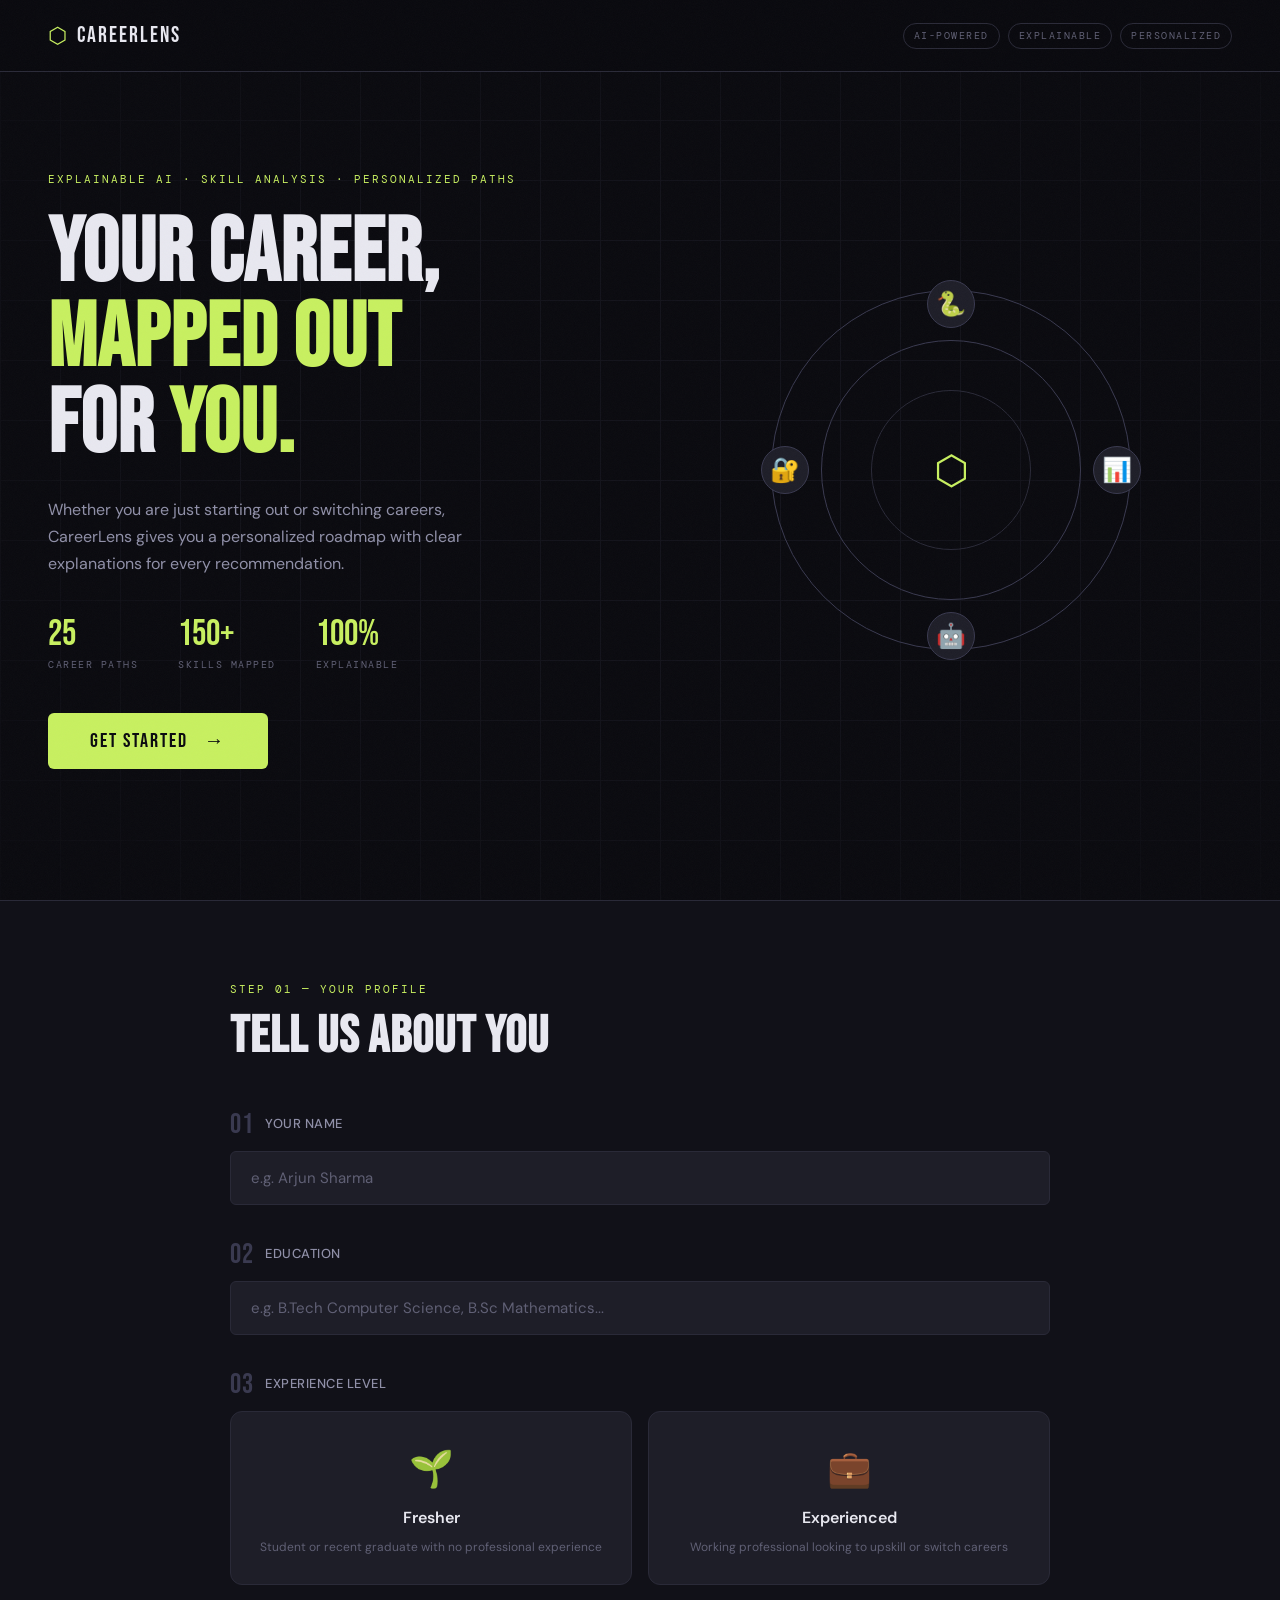
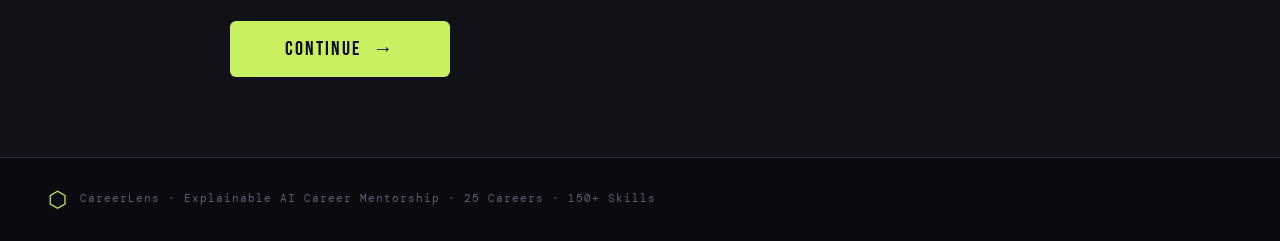
<file: index.html>
<!DOCTYPE html>
<html lang="en">
<head>
<meta charset="UTF-8"/>
<meta name="viewport" content="width=device-width,initial-scale=1.0"/>
<title>CareerLens — AI Career Mentorship</title>
<link rel="preconnect" href="https://fonts.googleapis.com"/>
<link href="https://fonts.googleapis.com/css2?family=Bebas+Neue&family=DM+Sans:wght@300;400;500;600&family=DM+Mono:wght@400;500&display=swap" rel="stylesheet"/>
<style>
:root{
  --bg:#0a0a0f;--bg2:#111118;--bg3:#18181f;--surface:#1e1e28;
  --border:#2a2a38;--border2:#3a3a50;
  --text:#e8e8f0;--text2:#9090a8;--text3:#606075;
  --accent:#c8f060;--accent2:#60c0f0;--accent3:#f0906a;
  --critical:#ff6b6b;--important:#ffa94d;--advanced:#60c0f0;
  --green:#69db7c;
  --fd:'Bebas Neue',sans-serif;--fb:'DM Sans',sans-serif;--fm:'DM Mono',monospace;
  --r:6px;--rl:12px;
}
*,*::before,*::after{box-sizing:border-box;margin:0;padding:0}
html{scroll-behavior:smooth}
body{font-family:var(--fb);background:var(--bg);color:var(--text);min-height:100vh;overflow-x:hidden;line-height:1.6}
.noise{position:fixed;inset:0;pointer-events:none;z-index:999;opacity:.03;
  background-image:url("data:image/svg+xml,%3Csvg viewBox='0 0 256 256' xmlns='http://www.w3.org/2000/svg'%3E%3Cfilter id='n'%3E%3CfeTurbulence type='fractalNoise' baseFrequency='.9' numOctaves='4' stitchTiles='stitch'/%3E%3C/filter%3E%3Crect width='100%25' height='100%25' filter='url(%23n)'/%3E%3C/svg%3E");
  background-size:180px}

/* HEADER */
.site-header{position:fixed;top:0;left:0;right:0;z-index:100;display:flex;align-items:center;justify-content:space-between;padding:18px 48px;background:rgba(10,10,15,.85);backdrop-filter:blur(12px);border-bottom:1px solid var(--border)}
.logo{display:flex;align-items:center;gap:10px;cursor:pointer}
.logo-mark{font-size:22px;color:var(--accent);animation:pulse 3s ease-in-out infinite}
.logo-text{font-family:var(--fd);font-size:22px;letter-spacing:2px}
.header-nav{display:flex;gap:8px}
.nav-tag{font-family:var(--fm);font-size:10px;letter-spacing:1.5px;text-transform:uppercase;color:var(--text3);padding:4px 10px;border:1px solid var(--border);border-radius:99px}
.breadcrumb{display:flex;align-items:center;gap:8px;font-family:var(--fm);font-size:11px;letter-spacing:1px}
.bc-done{color:var(--accent);text-decoration:line-through;text-decoration-color:rgba(200,240,96,.4)}
.bc-active{color:var(--text);font-weight:500}
.bc-todo{color:var(--text3)}
.bc-sep{color:var(--border2)}

/* PAGE SYSTEM */
.page{display:none;min-height:100vh}
.page.active{display:block}

/* HERO */
.hero{position:relative;min-height:100vh;display:grid;grid-template-columns:1fr 1fr;align-items:center;padding:120px 48px 80px;gap:60px;overflow:hidden}
.hero-grid-bg{position:absolute;inset:0;background-image:linear-gradient(var(--border) 1px,transparent 1px),linear-gradient(90deg,var(--border) 1px,transparent 1px);background-size:60px 60px;opacity:.3;mask-image:radial-gradient(ellipse 80% 80% at 50% 50%,black 30%,transparent 100%)}
.hero-eyebrow{font-family:var(--fm);font-size:11px;letter-spacing:2px;text-transform:uppercase;color:var(--accent);margin-bottom:24px;animation:fadeUp .6s .2s ease both}
.hero-title{font-family:var(--fd);font-size:clamp(52px,7vw,90px);line-height:.95;letter-spacing:1px;margin-bottom:28px;animation:fadeUp .6s .4s ease both}
.hero-title em{font-style:normal;color:var(--accent)}
.hero-sub{font-size:16px;color:var(--text2);max-width:440px;line-height:1.7;margin-bottom:40px;animation:fadeUp .6s .6s ease both}
.hero-stats{display:flex;gap:40px;animation:fadeUp .6s .8s ease both}
.stat{display:flex;flex-direction:column}
.stat-num{font-family:var(--fd);font-size:36px;color:var(--accent);line-height:1}
.stat-label{font-family:var(--fm);font-size:10px;letter-spacing:1.5px;text-transform:uppercase;color:var(--text3);margin-top:4px}
.hero-cta{margin-top:40px;animation:fadeUp .6s 1s ease both}
.hero-visual{position:relative;width:400px;height:400px;margin:0 auto;animation:fadeIn 1s 1s ease both}
.orbit-ring{position:absolute;border-radius:50%;border:1px solid var(--border2);top:50%;left:50%;transform:translate(-50%,-50%)}
.ring-1{width:160px;height:160px;border-color:var(--border);animation:spin 20s linear infinite}
.ring-2{width:260px;height:260px;animation:spin 30s linear infinite reverse}
.ring-3{width:360px;height:360px;animation:spin 45s linear infinite}
.center-node{position:absolute;top:50%;left:50%;transform:translate(-50%,-50%);font-size:40px;color:var(--accent);animation:pulse 3s ease-in-out infinite;z-index:2}
.orbit-node{position:absolute;font-size:24px;width:48px;height:48px;display:flex;align-items:center;justify-content:center;background:var(--surface);border:1px solid var(--border2);border-radius:50%;z-index:3}
.node-a{top:10px;left:50%;transform:translateX(-50%)}
.node-b{top:50%;right:10px;transform:translateY(-50%)}
.node-c{bottom:10px;left:50%;transform:translateX(-50%)}
.node-d{top:50%;left:10px;transform:translateY(-50%)}

/* FORM SECTIONS */
.form-section{padding:80px 48px;background:var(--bg2);border-top:1px solid var(--border)}
.form-container{max-width:820px;margin:0 auto}
.form-header{margin-bottom:48px}
.form-step-label{font-family:var(--fm);font-size:11px;letter-spacing:2px;text-transform:uppercase;color:var(--accent);margin-bottom:12px}
.form-title{font-family:var(--fd);font-size:52px;letter-spacing:1px;line-height:1}
.mentor-form{display:flex;flex-direction:column;gap:36px}
.field-group{display:flex;flex-direction:column;gap:12px}
.field-label{display:flex;align-items:center;gap:12px;font-size:13px;font-weight:500;letter-spacing:.5px;color:var(--text2);text-transform:uppercase}
.field-num{font-family:var(--fd);font-size:28px;color:var(--border2);line-height:1}
.field-hint{margin-left:auto;font-family:var(--fm);font-size:10px;letter-spacing:1px;color:var(--text3);font-weight:400;text-transform:none}
.field-input{width:100%;background:var(--surface);border:1px solid var(--border);border-radius:var(--r);color:var(--text);font-family:var(--fb);font-size:15px;padding:16px 20px;outline:none;transition:border-color .2s,box-shadow .2s;resize:none}
.field-input::placeholder{color:var(--text3)}
.field-input:focus{border-color:var(--accent);box-shadow:0 0 0 3px rgba(200,240,96,.08)}
.field-textarea{min-height:90px;line-height:1.6}
.field-select{appearance:none;-webkit-appearance:none;background-image:url("data:image/svg+xml,%3Csvg xmlns='http://www.w3.org/2000/svg' width='12' height='12' viewBox='0 0 12 12'%3E%3Cpath fill='%23606075' d='M6 8L1 3h10z'/%3E%3C/svg%3E");background-repeat:no-repeat;background-position:right 16px center;padding-right:40px;cursor:pointer}
.field-select option{background:var(--bg2);color:var(--text)}

/* EXP TOGGLE */
.exp-toggle{display:grid;grid-template-columns:1fr 1fr;gap:16px}
.exp-card input[type=radio]{display:none}
.exp-card-inner{display:flex;flex-direction:column;align-items:center;text-align:center;gap:8px;padding:28px 20px;background:var(--surface);border:1px solid var(--border);border-radius:var(--rl);cursor:pointer;transition:all .2s}
.exp-card-inner:hover{border-color:var(--border2);transform:translateY(-2px)}
.exp-card input:checked+.exp-card-inner{border-color:var(--accent);background:rgba(200,240,96,.07);box-shadow:0 0 0 3px rgba(200,240,96,.08)}
.exp-icon{font-size:36px}
.exp-title{font-weight:600;font-size:16px;color:var(--text)}
.exp-desc{font-size:12px;color:var(--text3);line-height:1.4}

/* CHECKBOX GRID */
.checkbox-grid{display:grid;grid-template-columns:repeat(auto-fit,minmax(150px,1fr));gap:12px}
.check-card input[type=checkbox]{display:none}
.check-inner{display:flex;flex-direction:column;align-items:center;text-align:center;gap:6px;padding:20px 12px;background:var(--surface);border:1px solid var(--border);border-radius:var(--rl);cursor:pointer;transition:all .2s;font-size:13px;color:var(--text2)}
.check-inner:hover{border-color:var(--border2);transform:translateY(-2px)}
.check-card input:checked+.check-inner{border-color:var(--accent);background:rgba(200,240,96,.07);color:var(--text);box-shadow:0 0 0 3px rgba(200,240,96,.08)}
.check-icon{font-size:28px}

/* SKILL CHIPS */
.skill-chips{display:flex;flex-wrap:wrap;gap:8px}
.skill-chip{font-family:var(--fm);font-size:12px;padding:4px 12px;border-radius:99px;background:rgba(200,240,96,.1);border:1px solid rgba(200,240,96,.25);color:var(--accent);animation:chipPop .15s ease}

/* SUBMIT BUTTON */
.submit-btn{align-self:flex-start;display:flex;align-items:center;gap:12px;padding:16px 36px;background:var(--accent);color:#0a0a0f;font-family:var(--fd);font-size:20px;letter-spacing:2px;border:none;border-radius:var(--r);cursor:pointer;transition:all .2s;min-width:220px;justify-content:center}
.submit-btn:hover{transform:translateY(-2px);box-shadow:0 8px 24px rgba(200,240,96,.25)}
.submit-btn:disabled{opacity:.6;cursor:not-allowed;transform:none}
.btn-loader{display:flex;gap:4px;align-items:center}
.loader-dot{width:6px;height:6px;border-radius:50%;background:#0a0a0f;animation:bounce .6s ease infinite}
.loader-dot:nth-child(2){animation-delay:.15s}
.loader-dot:nth-child(3){animation-delay:.3s}
.form-error{padding:14px 20px;background:rgba(255,107,107,.08);border:1px solid rgba(255,107,107,.25);border-radius:6px;color:#ff6b6b;font-size:14px;font-family:var(--fm)}

/* RESULTS */
.results-section{padding:80px 48px;background:var(--bg)}
.results-container{max-width:900px;margin:0 auto}
.results-header{display:grid;grid-template-columns:1fr auto;align-items:start;gap:24px;margin-bottom:48px;padding-bottom:40px;border-bottom:1px solid var(--border)}
.results-greeting{font-family:var(--fm);font-size:11px;letter-spacing:2px;text-transform:uppercase;color:var(--accent);margin-bottom:8px}
.results-title{font-family:var(--fd);font-size:52px;letter-spacing:1px;line-height:1}
.career-badge{display:flex;flex-direction:column;align-items:center;gap:4px;padding:20px 28px;background:var(--surface);border:1px solid var(--border);border-radius:var(--rl);text-align:center}
.career-badge-icon{font-size:36px}
.career-badge-name{font-size:13px;font-weight:600}
.score-panel{display:grid;grid-template-columns:1fr 1fr 1fr;gap:16px;margin-bottom:40px}
.score-card{padding:24px;background:var(--bg2);border:1px solid var(--border);border-radius:var(--rl)}
.score-card-label{font-family:var(--fm);font-size:10px;letter-spacing:1.5px;text-transform:uppercase;color:var(--text3);margin-bottom:8px}
.score-card-value{font-family:var(--fd);font-size:44px;line-height:1}
.score-card-value.green{color:var(--green)}.score-card-value.orange{color:var(--important)}.score-card-value.yellow{color:#ffe066}.score-card-value.red{color:var(--critical)}.score-card-value.accent{color:var(--accent)}
.score-card-sub{font-size:12px;color:var(--text3);margin-top:4px}
.progress-bar-wrap{margin-bottom:48px;padding:24px;background:var(--bg2);border:1px solid var(--border);border-radius:var(--rl)}
.progress-bar-label{display:flex;justify-content:space-between;font-family:var(--fm);font-size:11px;letter-spacing:1px;text-transform:uppercase;color:var(--text3);margin-bottom:12px}
.progress-track{width:100%;height:8px;background:var(--border);border-radius:99px;overflow:hidden}
.progress-fill{height:100%;border-radius:99px;background:linear-gradient(90deg,var(--accent),var(--accent2));transition:width 1.5s cubic-bezier(.4,0,.2,1);width:0}
.section-title{font-family:var(--fd);font-size:32px;letter-spacing:1px;margin-bottom:16px;display:flex;align-items:center;gap:12px}
.tag{font-family:var(--fm);font-size:11px;letter-spacing:1px;padding:3px 10px;border-radius:99px;font-style:normal}
.tag-green{background:rgba(105,219,124,.12);color:var(--green);border:1px solid rgba(105,219,124,.2)}
.tag-red{background:rgba(255,107,107,.12);color:var(--critical);border:1px solid rgba(255,107,107,.2)}
.tag-blue{background:rgba(96,192,240,.12);color:var(--accent2);border:1px solid rgba(96,192,240,.2)}
.present-skills-list{display:flex;flex-wrap:wrap;gap:10px;margin-bottom:40px}
.present-chip{font-family:var(--fm);font-size:13px;padding:8px 16px;background:rgba(105,219,124,.08);border:1px solid rgba(105,219,124,.2);color:var(--green);border-radius:99px;display:flex;align-items:center;gap:6px}
.present-chip::before{content:'✓';font-size:11px}
.missing-skills-list{display:flex;flex-direction:column;gap:12px;margin-bottom:48px}
.missing-skill-card{display:grid;grid-template-columns:auto 1fr auto;align-items:center;gap:16px;padding:20px 24px;background:var(--bg2);border:1px solid var(--border);border-radius:var(--rl);transition:border-color .2s,transform .2s;cursor:pointer}
.missing-skill-card:hover{border-color:var(--border2);transform:translateX(4px)}
.missing-skill-card.expanded{border-color:var(--accent)}
.priority-dot{width:10px;height:10px;border-radius:50%;flex-shrink:0}
.priority-dot.critical{background:var(--critical);box-shadow:0 0 8px var(--critical)}
.priority-dot.important{background:var(--important)}
.priority-dot.advanced{background:var(--advanced)}
.missing-skill-name{font-weight:600;font-size:15px}
.missing-skill-priority{font-family:var(--fm);font-size:10px;letter-spacing:1px;text-transform:uppercase;color:var(--text3)}
.missing-skill-weeks{font-family:var(--fm);font-size:12px;color:var(--text3);white-space:nowrap}
.xai-panel{display:none;grid-column:1/-1;margin-top:4px;padding:16px 20px;background:var(--bg3);border:1px solid var(--border);border-radius:var(--r);border-left:3px solid var(--accent)}
.xai-panel.open{display:block}
.xai-label{font-family:var(--fm);font-size:10px;letter-spacing:1.5px;text-transform:uppercase;color:var(--accent);margin-bottom:8px}
.xai-reason{font-size:14px;color:var(--text2);line-height:1.6;margin-bottom:12px}
.xai-resources-label{font-family:var(--fm);font-size:10px;letter-spacing:1px;text-transform:uppercase;color:var(--text3);margin-bottom:8px}
.xai-resources{display:flex;flex-wrap:wrap;gap:8px}
.xai-resource{font-family:var(--fm);font-size:11px;padding:4px 12px;background:var(--surface);border:1px solid var(--border);border-radius:99px;color:var(--text2)}

/* ROADMAP */
.roadmap-section{margin-bottom:60px}
.roadmap-timeline{position:relative;padding-left:60px}
.roadmap-timeline::before{content:'';position:absolute;left:20px;top:0;bottom:0;width:1px;background:linear-gradient(180deg,var(--accent),var(--accent2),transparent)}
.roadmap-step{position:relative;margin-bottom:24px;opacity:0;transform:translateX(-10px);transition:all .4s ease}
.roadmap-step.visible{opacity:1;transform:translateX(0)}
.step-node{position:absolute;left:-48px;top:16px;width:32px;height:32px;display:flex;align-items:center;justify-content:center;font-family:var(--fd);font-size:14px;border-radius:50%;background:var(--bg2);border:1px solid var(--border2);color:var(--text2)}
.roadmap-step.critical .step-node{background:rgba(255,107,107,.1);border-color:var(--critical);color:var(--critical)}
.roadmap-step.important .step-node{background:rgba(255,169,77,.1);border-color:var(--important);color:var(--important)}
.roadmap-step.advanced .step-node{background:rgba(96,192,240,.1);border-color:var(--advanced);color:var(--advanced)}
.step-card{padding:20px 24px;background:var(--bg2);border:1px solid var(--border);border-radius:var(--rl);transition:border-color .2s}
.step-card:hover{border-color:var(--border2)}
.step-phase{font-family:var(--fm);font-size:10px;letter-spacing:1.5px;text-transform:uppercase;color:var(--text3);margin-bottom:6px}
.step-skill{font-weight:600;font-size:16px;margin-bottom:6px}
.step-xai{font-size:13px;color:var(--text3);font-style:italic;margin-bottom:12px;padding:8px 12px;border-left:2px solid var(--accent);background:rgba(200,240,96,.04)}
.step-meta{display:flex;gap:12px;align-items:center}
.step-weeks{font-family:var(--fm);font-size:11px;color:var(--text3)}
.step-resources{display:flex;gap:6px;flex-wrap:wrap}
.step-resource{font-family:var(--fm);font-size:10px;padding:2px 8px;background:var(--surface);border:1px solid var(--border);border-radius:99px;color:var(--text3)}
.total-time-banner{margin-top:32px;padding:24px 32px;background:linear-gradient(135deg,rgba(200,240,96,.08),rgba(96,192,240,.08));border:1px solid rgba(200,240,96,.2);border-radius:var(--rl);display:flex;align-items:center;justify-content:space-between}
.total-time-label{font-family:var(--fm);font-size:11px;letter-spacing:1.5px;text-transform:uppercase;color:var(--text3)}
.total-time-value{font-family:var(--fd);font-size:40px;color:var(--accent);line-height:1}
.total-time-note{font-size:12px;color:var(--text3)}
.all-present-banner{padding:32px;text-align:center;background:rgba(105,219,124,.05);border:1px solid rgba(105,219,124,.2);border-radius:var(--rl)}
.all-present-icon{font-size:48px;margin-bottom:12px}
.all-present-title{font-family:var(--fd);font-size:32px;color:var(--green);margin-bottom:8px}

/* REC CARDS */
.rec-grid{display:flex;flex-direction:column;gap:32px;margin-top:40px}
.rec-card{background:var(--bg2);border:1px solid var(--border);border-radius:var(--rl);padding:28px;transition:border-color .2s}
.rec-card:hover{border-color:var(--border2)}
.rec-card-header{display:flex;align-items:flex-start;gap:16px;margin-bottom:20px}
.rec-rank{font-family:var(--fd);font-size:40px;color:var(--border2);line-height:1;flex-shrink:0;min-width:48px}
.rec-icon{font-size:36px;flex-shrink:0}
.rec-title{font-weight:600;font-size:20px;margin-bottom:4px}
.rec-desc{font-size:13px;color:var(--text3);line-height:1.4}
.match-meter-wrap{margin:16px 0 4px}
.match-meter-label{display:flex;justify-content:space-between;font-family:var(--fm);font-size:10px;letter-spacing:1.5px;text-transform:uppercase;color:var(--text3);margin-bottom:8px}
.match-meter-label strong{color:var(--accent);font-size:13px}
.match-track{width:100%;height:10px;background:var(--border);border-radius:99px;overflow:hidden}
.match-fill{height:100%;border-radius:99px;transition:width 1.2s cubic-bezier(.4,0,.2,1);width:0}
.match-fill.high{background:linear-gradient(90deg,var(--accent),#a8e840)}
.match-fill.mid{background:linear-gradient(90deg,var(--important),#ffd43b)}
.match-fill.low{background:linear-gradient(90deg,var(--critical),var(--important))}
.score-badge{display:inline-flex;align-items:center;gap:6px;padding:4px 12px;border-radius:99px;font-family:var(--fm);font-size:11px;font-weight:500;margin-bottom:12px}
.score-badge.high{background:rgba(200,240,96,.12);border:1px solid rgba(200,240,96,.3);color:var(--accent)}
.score-badge.mid{background:rgba(255,169,77,.12);border:1px solid rgba(255,169,77,.3);color:var(--important)}
.score-badge.low{background:rgba(255,107,107,.12);border:1px solid rgba(255,107,107,.3);color:var(--critical)}
.toggle-roadmap-btn{background:none;border:1px solid var(--border);color:var(--text2);font-family:var(--fm);font-size:11px;letter-spacing:1px;text-transform:uppercase;padding:10px 20px;border-radius:6px;cursor:pointer;width:100%;transition:border-color .2s}
.toggle-roadmap-btn:hover{border-color:var(--border2)}

/* FOOTER */
.site-footer{padding:24px 48px;border-top:1px solid var(--border);background:var(--bg)}
.footer-inner{display:flex;align-items:center;gap:12px;font-family:var(--fm);font-size:11px;letter-spacing:1px;color:var(--text3)}

/* ANIMATIONS */
@keyframes fadeUp{from{opacity:0;transform:translateY(20px)}to{opacity:1;transform:translateY(0)}}
@keyframes fadeIn{from{opacity:0}to{opacity:1}}
@keyframes spin{from{transform:translate(-50%,-50%) rotate(0)}to{transform:translate(-50%,-50%) rotate(360deg)}}
@keyframes pulse{0%,100%{opacity:1;text-shadow:0 0 20px rgba(200,240,96,.5)}50%{opacity:.7;text-shadow:0 0 40px rgba(200,240,96,.8)}}
@keyframes bounce{0%,80%,100%{transform:translateY(0)}40%{transform:translateY(-4px)}}
@keyframes chipPop{from{transform:scale(.8);opacity:0}to{transform:scale(1);opacity:1}}
@keyframes resultsIn{from{opacity:0;transform:translateY(30px)}to{opacity:1;transform:translateY(0)}}
.results-animate{animation:resultsIn .5s ease forwards}

@media(max-width:900px){
  .hero{grid-template-columns:1fr;padding:100px 24px 60px}
  .hero-visual{display:none}
  .form-section,.results-section{padding:60px 24px}
  .site-header{padding:16px 24px}
  .score-panel{grid-template-columns:1fr}
  .results-header{grid-template-columns:1fr}
  .exp-toggle{grid-template-columns:1fr}
}
@media(max-width:500px){
  .checkbox-grid{grid-template-columns:1fr 1fr}
  .hero-stats{gap:24px}
}
</style>
</head>
<body>
<div class="noise"></div>

<!-- HEADER -->
<header class="site-header" id="siteHeader">
  <div class="logo" onclick="goHome()">
    <span class="logo-mark">&#x2B21;</span>
    <span class="logo-text">CareerLens</span>
  </div>
  <nav class="header-nav" id="headerNav">
    <span class="nav-tag">AI-Powered</span>
    <span class="nav-tag">Explainable</span>
    <span class="nav-tag">Personalized</span>
  </nav>
</header>

<!-- ══════════════════════════════════════════
     PAGE 1: HOME / PROFILE
     ══════════════════════════════════════════ -->
<div class="page active" id="page-home">

  <!-- HERO -->
  <section class="hero">
    <div class="hero-grid-bg"></div>
    <div class="hero-content">
      <div class="hero-eyebrow">Explainable AI · Skill Analysis · Personalized Paths</div>
      <h1 class="hero-title">Your career,<br/><em>mapped out</em><br/>for <em>you.</em></h1>
      <p class="hero-sub">Whether you are just starting out or switching careers, CareerLens gives you a personalized roadmap with clear explanations for every recommendation.</p>
      <div class="hero-stats">
        <div class="stat"><span class="stat-num">25</span><span class="stat-label">Career Paths</span></div>
        <div class="stat"><span class="stat-num">150+</span><span class="stat-label">Skills Mapped</span></div>
        <div class="stat"><span class="stat-num">100%</span><span class="stat-label">Explainable</span></div>
      </div>
      <div class="hero-cta">
        <button class="submit-btn" onclick="document.getElementById('profile-form').scrollIntoView({behavior:'smooth'})">
          Get Started <span style="margin-left:4px">&#8594;</span>
        </button>
      </div>
    </div>
    <div class="hero-visual">
      <div class="orbit-ring ring-1"></div>
      <div class="orbit-ring ring-2"></div>
      <div class="orbit-ring ring-3"></div>
      <div class="center-node">&#x2B21;</div>
      <div class="orbit-node node-a">&#x1F40D;</div>
      <div class="orbit-node node-b">&#x1F4CA;</div>
      <div class="orbit-node node-c">&#x1F916;</div>
      <div class="orbit-node node-d">&#x1F510;</div>
    </div>
  </section>

  <!-- PROFILE FORM -->
  <section class="form-section" id="profile-form">
    <div class="form-container">
      <div class="form-header">
        <div class="form-step-label">Step 01 — Your Profile</div>
        <h2 class="form-title">Tell Us About You</h2>
      </div>
      <form class="mentor-form" onsubmit="submitProfile(event)">
        <div class="field-group">
          <label class="field-label"><span class="field-num">01</span>Your Name</label>
          <input type="text" id="p-name" class="field-input" placeholder="e.g. Arjun Sharma" required/>
        </div>
        <div class="field-group">
          <label class="field-label"><span class="field-num">02</span>Education</label>
          <input type="text" id="p-education" class="field-input" placeholder="e.g. B.Tech Computer Science, B.Sc Mathematics..." required/>
        </div>
        <div class="field-group">
          <label class="field-label"><span class="field-num">03</span>Experience Level</label>
          <div class="exp-toggle">
            <label class="exp-card">
              <input type="radio" name="exp" value="fresher" required/>
              <div class="exp-card-inner">
                <span class="exp-icon">&#x1F331;</span>
                <span class="exp-title">Fresher</span>
                <span class="exp-desc">Student or recent graduate with no professional experience</span>
              </div>
            </label>
            <label class="exp-card">
              <input type="radio" name="exp" value="experienced"/>
              <div class="exp-card-inner">
                <span class="exp-icon">&#x1F4BC;</span>
                <span class="exp-title">Experienced</span>
                <span class="exp-desc">Working professional looking to upskill or switch careers</span>
              </div>
            </label>
          </div>
        </div>
        <div id="profile-error" class="form-error" hidden></div>
        <button type="submit" class="submit-btn">Continue <span>&#8594;</span></button>
      </form>
    </div>
  </section>
</div>

<!-- ══════════════════════════════════════════
     PAGE 2A: FRESHER
     ══════════════════════════════════════════ -->
<div class="page" id="page-fresher">
  <section class="form-section" style="padding-top:100px">
    <div class="form-container">
      <div class="form-header">
        <div class="form-step-label">Step 02 — Fresher Path &#x1F331;</div>
        <h2 class="form-title">What Excites You?</h2>
        <p id="fresher-welcome" style="color:var(--text2);font-size:15px;margin-top:8px"></p>
      </div>
      <form class="mentor-form" onsubmit="submitFresher(event)">
        <div class="field-group">
          <label class="field-label"><span class="field-num">01</span>Areas of Interest<span class="field-hint">select all that apply</span></label>
          <div class="checkbox-grid">
            <label class="check-card"><input type="checkbox" name="interest" value="Web Development"/><div class="check-inner"><span class="check-icon">&#x1F310;</span><span>Web Development</span></div></label>
            <label class="check-card"><input type="checkbox" name="interest" value="AI/ML"/><div class="check-inner"><span class="check-icon">&#x1F916;</span><span>AI / Machine Learning</span></div></label>
            <label class="check-card"><input type="checkbox" name="interest" value="Data Analysis"/><div class="check-inner"><span class="check-icon">&#x1F4CA;</span><span>Data Analysis</span></div></label>
            <label class="check-card"><input type="checkbox" name="interest" value="UI Design"/><div class="check-inner"><span class="check-icon">&#x1F3A8;</span><span>UI / UX Design</span></div></label>
            <label class="check-card"><input type="checkbox" name="interest" value="Problem Solving"/><div class="check-inner"><span class="check-icon">&#x1F9E9;</span><span>Problem Solving</span></div></label>
          </div>
        </div>
        <div class="field-group">
          <label class="field-label"><span class="field-num">02</span>Favourite Subjects<span class="field-hint">select all that apply</span></label>
          <div class="checkbox-grid">
            <label class="check-card"><input type="checkbox" name="subject" value="Mathematics"/><div class="check-inner"><span class="check-icon">&#x1F4D0;</span><span>Mathematics</span></div></label>
            <label class="check-card"><input type="checkbox" name="subject" value="Programming"/><div class="check-inner"><span class="check-icon">&#x1F4BB;</span><span>Programming</span></div></label>
            <label class="check-card"><input type="checkbox" name="subject" value="Statistics"/><div class="check-inner"><span class="check-icon">&#x1F4C8;</span><span>Statistics</span></div></label>
            <label class="check-card"><input type="checkbox" name="subject" value="Design"/><div class="check-inner"><span class="check-icon">&#x270F;&#xFE0F;</span><span>Design</span></div></label>
          </div>
        </div>
        <div id="fresher-error" class="form-error" hidden></div>
        <button type="submit" class="submit-btn" id="fresher-btn">
          <span class="btn-text">Find My Career Path</span>
          <span class="btn-arrow">&#8594;</span>
          <span class="btn-loader" hidden><span class="loader-dot"></span><span class="loader-dot"></span><span class="loader-dot"></span></span>
        </button>
      </form>
    </div>
  </section>
  <section class="results-section" id="fresher-results" hidden>
    <div class="results-container" id="fresher-results-container"></div>
  </section>
</div>

<!-- ══════════════════════════════════════════
     PAGE 2B: EXPERIENCED
     ══════════════════════════════════════════ -->
<div class="page" id="page-experienced">
  <section class="form-section" style="padding-top:100px">
    <div class="form-container">
      <div class="form-header">
        <div class="form-step-label">Step 02 — Experienced Path &#x1F4BC;</div>
        <h2 class="form-title">Analyze Your Skill Gap</h2>
        <p id="exp-welcome" style="color:var(--text2);font-size:15px;margin-top:8px"></p>
      </div>
      <form class="mentor-form" onsubmit="submitExperienced(event)">
        <div class="field-group">
          <label class="field-label"><span class="field-num">01</span>Current Role <span class="field-hint">optional</span></label>
          <input type="text" id="e-current" class="field-input" placeholder="e.g. Web Developer, Data Analyst..."/>
        </div>
        <div class="field-group">
          <label class="field-label"><span class="field-num">02</span>Target Career</label>
          <select id="e-career" class="field-input field-select" required>
            <option value="" disabled selected>— Select your target career —</option>
          </select>
        </div>
        <div class="field-group">
          <label class="field-label"><span class="field-num">03</span>Current Skills<span class="field-hint">comma-separated</span></label>
          <textarea id="e-skills" class="field-input field-textarea" placeholder="e.g. Python, SQL, JavaScript, React, Git..." rows="3" required></textarea>
          <div class="skill-chips" id="e-skill-chips"></div>
        </div>
        <div id="exp-error" class="form-error" hidden></div>
        <button type="submit" class="submit-btn" id="exp-btn">
          <span class="btn-text">Analyze My Skill Gap</span>
          <span class="btn-arrow">&#8594;</span>
          <span class="btn-loader" hidden><span class="loader-dot"></span><span class="loader-dot"></span><span class="loader-dot"></span></span>
        </button>
      </form>
    </div>
  </section>
  <section class="results-section" id="exp-results" hidden>
    <div class="results-container" id="exp-results-container"></div>
  </section>
</div>

<!-- FOOTER -->
<footer class="site-footer">
  <div class="footer-inner">
    <span class="logo-mark">&#x2B21;</span>
    <span>CareerLens &middot; Explainable AI Career Mentorship &middot; 25 Careers &middot; 150+ Skills</span>
  </div>
</footer>

<script>
// ══════════════════════════════════════════════════════════
// CAREER DATABASE (all logic runs in the browser)
// ══════════════════════════════════════════════════════════
const CAREERS = {"Software Developer":{"icon":"💻","description":"Design, build, and maintain software applications across platforms.","required_skills":{"Programming Fundamentals":{"priority":"critical","reason":"Core programming concepts like variables, loops, functions, and OOP are the foundation every software developer builds upon regardless of language or domain.","resources":["CS50 (Harvard Free Course)","Python.org Tutorial","The Odin Project"],"estimated_weeks":6},"Data Structures & Algorithms":{"priority":"critical","reason":"DSA is tested in every technical interview and is essential for writing efficient, scalable software. Without it, you cannot pass hiring assessments at top companies.","resources":["LeetCode","GeeksforGeeks DSA","Cracking the Coding Interview (book)"],"estimated_weeks":8},"Git & Version Control":{"priority":"critical","reason":"Git is used by every professional software team. Without it, you cannot collaborate on code, track changes, or contribute to any real-world project.","resources":["Git Official Book (free)","GitHub Learning Lab","Atlassian Git Tutorial"],"estimated_weeks":2},"Object-Oriented Programming":{"priority":"important","reason":"OOP principles (classes, inheritance, encapsulation, polymorphism) are the foundation of most large-scale software systems and frameworks.","resources":["OOP in Python (Real Python)","Java OOP (MOOC.fi)","Head First Design Patterns (book)"],"estimated_weeks":4},"Databases":{"priority":"important","reason":"Almost every application stores and retrieves data. Understanding SQL and basic database design is a must-have skill for any developer.","resources":["SQLBolt","PostgreSQL Tutorial","MongoDB University"],"estimated_weeks":4},"Software Design Patterns":{"priority":"important","reason":"Design patterns are reusable solutions to common software problems. They help you write maintainable, scalable code and communicate better with your team.","resources":["Refactoring.Guru","Design Patterns (GoF book)","Head First Design Patterns"],"estimated_weeks":4},"Testing & Debugging":{"priority":"advanced","reason":"Writing unit tests and debugging skills separate junior developers from seniors. Professional codebases require tested, reliable code.","resources":["pytest Documentation","Test-Driven Development (book)","Debugging in VS Code"],"estimated_weeks":3}}},"Software Engineer":{"icon":"⚙️","description":"Apply engineering principles to design robust, scalable software systems.","required_skills":{"Data Structures & Algorithms":{"priority":"critical","reason":"Software engineering interviews at top companies are DSA-heavy. Beyond interviews, efficient algorithms are essential for systems that scale to millions of users.","resources":["LeetCode","NeetCode.io","Cracking the Coding Interview"],"estimated_weeks":10},"System Design":{"priority":"critical","reason":"Software engineers are expected to design large-scale distributed systems. System design skills differentiate mid-level from senior engineers.","resources":["System Design Primer (GitHub)","Designing Data-Intensive Applications (book)","ByteByteGo"],"estimated_weeks":8},"Programming (Python/Java/C++)":{"priority":"critical","reason":"Deep proficiency in at least one language is required. Software engineers must write production-quality, performant code, not just working code.","resources":["Effective Java (book)","Fluent Python (book)","C++ Primer (book)"],"estimated_weeks":8},"Operating Systems":{"priority":"important","reason":"Understanding processes, threads, memory management, and file systems is essential for writing performant software and debugging hard issues.","resources":["Operating Systems: Three Easy Pieces (free)","MIT 6.828","OSTEP Book"],"estimated_weeks":6},"Networking Fundamentals":{"priority":"important","reason":"Modern software runs over networks. Understanding TCP/IP, HTTP, DNS, and sockets is required for building distributed systems and APIs.","resources":["Computer Networking: A Top-Down Approach","Beej's Guide to Networking","CS144 Stanford"],"estimated_weeks":5},"Databases & SQL":{"priority":"important","reason":"Every software system persists data. Deep knowledge of relational databases, indexing, and query optimization is core to engineering roles.","resources":["PostgreSQL Documentation","Use The Index, Luke!","Database Internals (book)"],"estimated_weeks":4},"Cloud & Deployment":{"priority":"advanced","reason":"Modern software is deployed to cloud infrastructure. Understanding AWS/GCP/Azure, containers, and CI/CD pipelines is increasingly expected.","resources":["AWS Free Tier + Tutorials","Docker Getting Started","The DevOps Handbook"],"estimated_weeks":5}}},"Backend Developer":{"icon":"🖥️","description":"Build and maintain server-side logic, APIs, and database systems.","required_skills":{"Server-Side Language (Python/Node/Java)":{"priority":"critical","reason":"Backend development requires deep proficiency in a server-side language. Python (Django/Flask), Node.js (Express), or Java (Spring) are the most in-demand.","resources":["Django Official Tutorial","Node.js Official Docs","Spring Boot Guide"],"estimated_weeks":8},"REST API Design":{"priority":"critical","reason":"Backend developers spend most of their time building and maintaining REST APIs. Understanding HTTP methods, status codes, and API design best practices is essential.","resources":["REST API Tutorial","Postman Learning Center","API Design Patterns (book)"],"estimated_weeks":4},"Databases & SQL":{"priority":"critical","reason":"The backend is the bridge between the application and the database. Deep SQL knowledge and database design skills are non-negotiable.","resources":["PostgreSQL Tutorial","SQLZoo","Database Design for Mere Mortals (book)"],"estimated_weeks":5},"Authentication & Security":{"priority":"important","reason":"Backend developers are responsible for securing APIs with JWT, OAuth, password hashing, and preventing SQL injection and XSS attacks.","resources":["OWASP Top 10","Auth0 Documentation","Web Security Academy (PortSwigger)"],"estimated_weeks":4},"Caching (Redis)":{"priority":"important","reason":"Caching with Redis dramatically improves application performance by reducing database load. It is a standard tool in production backend systems.","resources":["Redis Official Documentation","Redis University (free)","Caching Strategies Guide"],"estimated_weeks":2},"Message Queues":{"priority":"important","reason":"RabbitMQ, Kafka, and Celery are used for async task processing and decoupling services in scalable backend architectures.","resources":["RabbitMQ Tutorials","Apache Kafka Documentation","Celery Documentation"],"estimated_weeks":3},"Docker & Deployment":{"priority":"advanced","reason":"Backend services are containerized and deployed via Docker. Understanding containers and basic CI/CD is expected in modern backend roles.","resources":["Docker Official Get Started","GitHub Actions Documentation","DigitalOcean Tutorials"],"estimated_weeks":4}}},"Frontend Developer":{"icon":"🎨","description":"Build beautiful, responsive user interfaces and web experiences.","required_skills":{"HTML":{"priority":"critical","reason":"HTML is the skeleton of every web page. Semantic HTML is critical for accessibility, SEO, and building well-structured interfaces.","resources":["MDN HTML Guide","freeCodeCamp HTML","The Odin Project"],"estimated_weeks":2},"CSS":{"priority":"critical","reason":"CSS controls all visual presentation. Mastery of Flexbox, Grid, animations, and responsive design is the core skill of frontend development.","resources":["CSS Tricks","Kevin Powell YouTube","Josh Comeau CSS Course"],"estimated_weeks":4},"JavaScript":{"priority":"critical","reason":"JavaScript is the only language that runs natively in browsers. Deep JS knowledge including DOM, events, async, and closures is the foundation of all frontend work.","resources":["javascript.info","Eloquent JavaScript (free)","freeCodeCamp JavaScript"],"estimated_weeks":8},"React or Vue":{"priority":"critical","reason":"Modern frontend development is component-based. React is the most in-demand framework and virtually every frontend job listing requires it.","resources":["React Official Docs","Scrimba React Course","Vue Official Tutorial"],"estimated_weeks":6},"TypeScript":{"priority":"important","reason":"TypeScript is now standard in professional frontend codebases. It catches bugs at compile time and makes large codebases maintainable.","resources":["TypeScript Official Handbook","Total TypeScript (Matt Pocock)","Execute Program"],"estimated_weeks":4},"CSS Frameworks (Tailwind)":{"priority":"important","reason":"Tailwind CSS is the most popular utility-first CSS framework, dramatically speeding up UI development and used widely in production apps.","resources":["Tailwind CSS Docs","Tailwind UI","Scrimba Tailwind Course"],"estimated_weeks":2},"Web Performance":{"priority":"advanced","reason":"Optimizing load times, Core Web Vitals, and rendering performance directly impacts user experience and SEO rankings.","resources":["web.dev Performance","Lighthouse Documentation","Frontend Performance Checklist"],"estimated_weeks":3}}},"Full Stack Developer":{"icon":"🔄","description":"Build complete web applications handling both frontend and backend.","required_skills":{"HTML, CSS & JavaScript":{"priority":"critical","reason":"Full stack development starts with solid frontend fundamentals. You cannot build complete web apps without mastering the core web technologies.","resources":["The Odin Project","freeCodeCamp","MDN Web Docs"],"estimated_weeks":8},"React (Frontend Framework)":{"priority":"critical","reason":"React is the most widely used frontend framework. Full stack developers are expected to build dynamic UIs with React in most modern web stacks.","resources":["React Official Docs","Scrimba React Course","Full Stack Open (Helsinki)"],"estimated_weeks":6},"Node.js & Express":{"priority":"critical","reason":"Node.js allows JavaScript on the backend, enabling true full stack development in one language. Express is the most popular Node.js framework.","resources":["Node.js Official Docs","Express.js Guide","Full Stack Open (Helsinki)"],"estimated_weeks":5},"Databases (SQL & NoSQL)":{"priority":"critical","reason":"Full stack developers must handle data storage on both relational (PostgreSQL) and NoSQL (MongoDB) databases depending on project needs.","resources":["PostgreSQL Tutorial","MongoDB University","Prisma Documentation"],"estimated_weeks":5},"REST APIs & GraphQL":{"priority":"important","reason":"Full stack developers build the APIs their own frontends consume. REST and GraphQL are the two dominant API paradigms in modern web development.","resources":["REST API Tutorial","GraphQL Official Docs","Apollo GraphQL Tutorial"],"estimated_weeks":4},"Git & Deployment":{"priority":"important","reason":"Full stack developers are expected to deploy their own apps. Git for version control and platforms like Vercel or AWS for deployment are essential.","resources":["GitHub Learning Lab","Vercel Documentation","DigitalOcean App Platform"],"estimated_weeks":3},"Docker & CI/CD":{"priority":"advanced","reason":"Containerizing full stack apps with Docker and automating deployments with CI/CD pipelines is the professional standard for shipping software.","resources":["Docker Official Docs","GitHub Actions","Railway.app Tutorials"],"estimated_weeks":4}}},"Application Developer":{"icon":"📦","description":"Build desktop and cross-platform applications for end users.","required_skills":{"Programming Language (Python/Java/C#)":{"priority":"critical","reason":"Application development requires strong proficiency in a language suited to the target platform. Python for tools, Java for cross-platform, C# for Windows.","resources":["Python Official Tutorial","Java MOOC (Helsinki)","Microsoft C# Documentation"],"estimated_weeks":8},"GUI Frameworks":{"priority":"critical","reason":"Desktop apps require GUI frameworks like Tkinter, JavaFX, or Electron to build user interfaces that run outside the browser.","resources":["Tkinter Documentation","JavaFX Tutorial","Electron Official Docs"],"estimated_weeks":5},"Object-Oriented Programming":{"priority":"critical","reason":"Application development is heavily OOP-based. Classes, inheritance, and design patterns are central to building maintainable desktop software.","resources":["Real Python OOP","Java OOP MOOC","Head First Design Patterns"],"estimated_weeks":5},"File I/O & Data Storage":{"priority":"important","reason":"Applications need to read and write files, manage local storage, and often use embedded databases like SQLite for persistence.","resources":["Python File I/O Docs","SQLite Tutorial","LevelDB Guides"],"estimated_weeks":3},"Software Testing":{"priority":"important","reason":"Application bugs affect end users directly. Unit testing, integration testing, and UI testing ensure application reliability.","resources":["pytest Docs","JUnit 5 Guide","Selenium Documentation"],"estimated_weeks":3},"Packaging & Distribution":{"priority":"advanced","reason":"Shipping desktop apps requires packaging them into installers using PyInstaller, NSIS, or MSI. Understanding app distribution pipelines is essential.","resources":["PyInstaller Docs","Electron Builder","NSIS Documentation"],"estimated_weeks":2}}},"Web Developer":{"icon":"🌐","description":"Build responsive, interactive websites and web applications.","required_skills":{"HTML":{"priority":"critical","reason":"HTML is the skeleton of every web page. Without it, no web content can be structured or displayed in a browser.","resources":["MDN HTML Guide","freeCodeCamp HTML Course","The Odin Project"],"estimated_weeks":2},"CSS":{"priority":"critical","reason":"CSS controls visual presentation. Modern CSS with Flexbox and Grid is essential for responsive, beautiful layouts.","resources":["CSS Tricks","Kevin Powell YouTube","freeCodeCamp CSS Course"],"estimated_weeks":3},"JavaScript":{"priority":"critical","reason":"JavaScript is the only language that runs natively in browsers, making it essential for interactive web experiences.","resources":["javascript.info","Eloquent JavaScript (free book)","freeCodeCamp JavaScript"],"estimated_weeks":8},"React":{"priority":"important","reason":"React is the most in-demand frontend framework. It enables building reusable UI components and managing complex app state.","resources":["React Official Docs","Scrimba React Course","The Odin Project React"],"estimated_weeks":6},"Git":{"priority":"important","reason":"Version control with Git is non-negotiable in professional development. Every team uses it for collaboration and code management.","resources":["Git Official Book (free)","GitHub Learning Lab","Atlassian Git Tutorial"],"estimated_weeks":2},"Node.js":{"priority":"important","reason":"Node.js allows JavaScript on the server side, enabling full-stack development with a single language.","resources":["Node.js Official Docs","The Odin Project NodeJS","NodeJS Course (Udemy)"],"estimated_weeks":5},"Databases":{"priority":"important","reason":"Web apps need to store and retrieve data. Understanding SQL (PostgreSQL) and NoSQL (MongoDB) databases is essential.","resources":["PostgreSQL Tutorial","MongoDB University","SQLBolt"],"estimated_weeks":4},"TypeScript":{"priority":"advanced","reason":"TypeScript adds static typing to JavaScript, reducing bugs and improving code maintainability in large codebases.","resources":["TypeScript Official Handbook","Total TypeScript (Matt Pocock)","Execute Program"],"estimated_weeks":4}}},"Mobile App Developer":{"icon":"📱","description":"Build native and cross-platform mobile applications for iOS and Android.","required_skills":{"JavaScript":{"priority":"critical","reason":"JavaScript powers React Native, the most popular cross-platform mobile framework, enabling one codebase for iOS and Android.","resources":["javascript.info","React Native Official Docs","Expo Documentation"],"estimated_weeks":8},"React Native":{"priority":"critical","reason":"React Native lets you build truly native mobile apps with JavaScript, dramatically reducing development time vs building separate iOS/Android apps.","resources":["React Native Official Docs","Expo Documentation","React Native School"],"estimated_weeks":8},"Mobile UI/UX Design":{"priority":"critical","reason":"Mobile interfaces have unique constraints including touch targets, screen sizes, and gestures. Understanding platform-specific design guidelines is essential.","resources":["Google Material Design","Apple Human Interface Guidelines","Figma Mobile Design Course"],"estimated_weeks":4},"REST APIs":{"priority":"important","reason":"Mobile apps rarely work in isolation. They consume REST APIs to fetch data, authenticate users, and sync information.","resources":["REST API Tutorial","Postman Learning Center","HTTP Crash Course (YouTube)"],"estimated_weeks":3},"App Store Deployment":{"priority":"important","reason":"Understanding the App Store and Google Play submission processes, certificates, and policies is required to ship apps to users.","resources":["Apple Developer Documentation","Google Play Console Help","Expo EAS Build Guide"],"estimated_weeks":2},"Swift or Kotlin":{"priority":"advanced","reason":"Native languages deliver the best performance and deepest platform integration for complex mobile apps requiring platform-specific features.","resources":["Swift Playgrounds (Apple)","100 Days of SwiftUI","Android Kotlin Fundamentals"],"estimated_weeks":10}}},"Game Developer":{"icon":"🎮","description":"Design and build interactive video games for PC, console, or mobile.","required_skills":{"C# or C++":{"priority":"critical","reason":"C# is the primary language for Unity (the most popular game engine), and C++ is used in Unreal Engine. One of these is required for professional game development.","resources":["Unity Learn (free)","C# Player's Guide (book)","Unreal Online Learning"],"estimated_weeks":8},"Game Engine (Unity/Unreal)":{"priority":"critical","reason":"Modern games are built in game engines. Unity dominates mobile and indie games while Unreal dominates AAA. Deep engine knowledge is the core skill.","resources":["Unity Learn Platform","Unreal Online Learning","Brackeys YouTube (Unity)"],"estimated_weeks":10},"Linear Algebra & Math":{"priority":"critical","reason":"Game development relies heavily on vectors, matrices, and trigonometry for 3D transformations, physics, camera systems, and collision detection.","resources":["3Blue1Brown Linear Algebra","Math for Game Developers (YouTube)","Khan Academy"],"estimated_weeks":6},"Game Physics":{"priority":"important","reason":"Realistic movement, collision, gravity, and rigid body dynamics require understanding of game physics systems like PhysX and Box2D.","resources":["Game Physics Cookbook (book)","Unity Physics Documentation","Godot Physics Docs"],"estimated_weeks":4},"3D Modeling Basics":{"priority":"important","reason":"Game developers need to understand 3D asset pipelines including meshes, textures, and UV mapping even if they do not create all assets themselves.","resources":["Blender Official Tutorials","CG Cookie","Blender Guru YouTube"],"estimated_weeks":5},"Shader Programming":{"priority":"advanced","reason":"Custom shaders written in HLSL/GLSL control how surfaces are rendered and are essential for achieving high-quality visual effects.","resources":["The Book of Shaders (free)","Unity Shader Graph","Shadertoy"],"estimated_weeks":6}}},"Data Scientist":{"icon":"📊","description":"Analyze complex data to extract insights and build predictive models.","required_skills":{"Python":{"priority":"critical","reason":"Python is the primary language for data science. Libraries like pandas, NumPy, and scikit-learn are Python-native and used in virtually every data science workflow.","resources":["Python.org Official Tutorial","Automate the Boring Stuff with Python","Kaggle Python Course"],"estimated_weeks":6},"Statistics":{"priority":"critical","reason":"Statistical thinking is foundational to data science, from hypothesis testing to understanding model performance metrics.","resources":["Khan Academy Statistics","Statistics for Data Science (Coursera)","Think Stats (free book)"],"estimated_weeks":4},"Machine Learning":{"priority":"critical","reason":"Machine learning is the core skill of data science, building models that learn patterns from data to make predictions.","resources":["Andrew Ng's ML Course (Coursera)","Hands-On ML with Scikit-Learn (book)","fast.ai"],"estimated_weeks":8},"SQL":{"priority":"important","reason":"Most real-world data lives in relational databases. SQL is essential for extracting, filtering, and aggregating data before analysis.","resources":["SQLZoo","Mode Analytics SQL Tutorial","LeetCode SQL Problems"],"estimated_weeks":3},"Data Visualization":{"priority":"important","reason":"Communicating findings visually is key. Tools like Matplotlib, Seaborn, and Tableau help turn numbers into actionable insights.","resources":["Matplotlib Documentation","Seaborn Tutorial","Tableau Public Free Training"],"estimated_weeks":3},"Pandas & NumPy":{"priority":"important","reason":"Pandas and NumPy are the go-to libraries for data manipulation and numerical computing in Python, used in every data science project.","resources":["Pandas Official Documentation","Kaggle Pandas Course","NumPy Official Tutorial"],"estimated_weeks":3},"Deep Learning":{"priority":"advanced","reason":"Deep learning enables complex tasks like image recognition and NLP. It is increasingly expected for senior data science roles.","resources":["Deep Learning Specialization (Coursera)","PyTorch Tutorials","fast.ai Part 2"],"estimated_weeks":10}}},"Machine Learning Engineer":{"icon":"🧠","description":"Build, train, and deploy machine learning models at production scale.","required_skills":{"Python":{"priority":"critical","reason":"Python is the dominant language for ML engineering. PyTorch, TensorFlow, and scikit-learn are all Python-first frameworks.","resources":["Python Official Docs","Real Python","CS50P (Harvard)"],"estimated_weeks":6},"Machine Learning Algorithms":{"priority":"critical","reason":"Deep understanding of supervised, unsupervised, and reinforcement learning algorithms is the core knowledge of an ML engineer.","resources":["Andrew Ng ML Specialization","Elements of Statistical Learning (free)","Scikit-learn User Guide"],"estimated_weeks":10},"Deep Learning & Neural Networks":{"priority":"critical","reason":"Neural networks including CNNs, RNNs, and Transformers power modern ML systems. PyTorch or TensorFlow proficiency is required.","resources":["Deep Learning Specialization (Coursera)","PyTorch Official Tutorials","fast.ai"],"estimated_weeks":10},"MLOps & Model Deployment":{"priority":"important","reason":"ML engineers are responsible for deploying models to production using tools like MLflow, Docker, and REST APIs, not just training models in notebooks.","resources":["MLflow Documentation","Full Stack Deep Learning","Weights & Biases Courses"],"estimated_weeks":6},"Feature Engineering":{"priority":"important","reason":"The quality of features fed into a model often matters more than the algorithm. Feature engineering is the most impactful skill for improving model accuracy.","resources":["Feature Engineering for ML (book)","Kaggle Feature Engineering Course","Feast Documentation"],"estimated_weeks":4},"Mathematics (Linear Algebra, Calculus)":{"priority":"important","reason":"Understanding gradient descent, backpropagation, and matrix operations requires linear algebra and calculus knowledge.","resources":["3Blue1Brown Linear Algebra","3Blue1Brown Calculus","Mathematics for ML (Coursera)"],"estimated_weeks":6},"Cloud ML Platforms":{"priority":"advanced","reason":"Production ML runs on cloud platforms. AWS SageMaker, GCP Vertex AI, and Azure ML are used for training and serving models at scale.","resources":["AWS SageMaker Docs","GCP Vertex AI Quickstart","Azure ML Documentation"],"estimated_weeks":5}}},"AI Engineer":{"icon":"🤖","description":"Design, build, and deploy AI systems and intelligent applications.","required_skills":{"Python":{"priority":"critical","reason":"Python is the dominant language in AI/ML. Virtually all AI frameworks including TensorFlow, PyTorch, and LangChain are Python-first.","resources":["Python.org Official Tutorial","Real Python","CS50P (Harvard)"],"estimated_weeks":6},"Machine Learning":{"priority":"critical","reason":"Understanding ML fundamentals is the foundation everything else in AI engineering builds upon.","resources":["Andrew Ng's ML Specialization","Scikit-learn docs","Kaggle Courses"],"estimated_weeks":8},"Deep Learning":{"priority":"critical","reason":"Modern AI is built on deep learning. Neural networks, transformers, and CNNs are now core engineering knowledge.","resources":["Deep Learning Specialization (Coursera)","PyTorch Official Tutorials","Papers With Code"],"estimated_weeks":10},"Large Language Models":{"priority":"critical","reason":"LLMs are transforming the industry. AI Engineers must know how to fine-tune, prompt engineer, and deploy them using LangChain or similar tools.","resources":["Hugging Face Course","LangChain Documentation","Building LLM Apps (DeepLearning.AI)"],"estimated_weeks":8},"MLOps":{"priority":"important","reason":"Deploying AI models to production requires MLOps including CI/CD for ML, model monitoring, versioning, and serving infrastructure.","resources":["MLflow Documentation","Full Stack Deep Learning","Weights & Biases Courses"],"estimated_weeks":6},"Cloud Platforms":{"priority":"important","reason":"AI at scale requires cloud infrastructure. AWS SageMaker, GCP Vertex AI, and Azure ML are where production AI lives.","resources":["AWS ML Specialty Cert","GCP Professional ML Engineer","Azure AI Fundamentals"],"estimated_weeks":5},"Mathematics":{"priority":"important","reason":"Linear algebra, calculus, and probability theory underpin all AI algorithms.","resources":["3Blue1Brown Linear Algebra","Mathematics for ML (Coursera)","Khan Academy Calculus"],"estimated_weeks":6}}},"NLP Engineer":{"icon":"💬","description":"Build systems that understand, process, and generate human language.","required_skills":{"Python":{"priority":"critical","reason":"Python is the standard language for NLP. All major NLP libraries including NLTK, spaCy, and Hugging Face Transformers are Python-native.","resources":["Python Official Docs","Real Python","CS50P Harvard"],"estimated_weeks":6},"Linguistics & Text Processing":{"priority":"critical","reason":"Understanding tokenization, stemming, lemmatization, POS tagging, and syntactic parsing is the foundation of all NLP work.","resources":["NLTK Book (free online)","spaCy Documentation","Speech and Language Processing (Jurafsky - free)"],"estimated_weeks":5},"Transformer Models (BERT, GPT)":{"priority":"critical","reason":"Transformers are the dominant architecture in modern NLP. BERT for understanding tasks and GPT for generation are used in virtually every production NLP system.","resources":["Hugging Face Course (free)","Attention Is All You Need (paper)","Illustrated Transformer (blog)"],"estimated_weeks":8},"Machine Learning":{"priority":"important","reason":"NLP models are ML models. Understanding classification, sequence labeling, and generative modeling is required for NLP engineering.","resources":["Andrew Ng ML Course","fast.ai NLP Course","Scikit-learn Documentation"],"estimated_weeks":6},"Deep Learning (PyTorch/TensorFlow)":{"priority":"important","reason":"Modern NLP uses neural networks. PyTorch is the preferred framework for NLP research and production systems.","resources":["PyTorch Official Tutorials","Deep Learning Specialization","fast.ai"],"estimated_weeks":8},"Vector Databases & Embeddings":{"priority":"important","reason":"Semantic search, RAG systems, and recommendation engines use text embeddings stored in vector databases like Pinecone and Weaviate.","resources":["Pinecone Learning Center","Weaviate Documentation","OpenAI Embeddings Guide"],"estimated_weeks":3},"LLM Fine-tuning & Prompt Engineering":{"priority":"advanced","reason":"Production NLP systems now involve fine-tuning LLMs on domain data and advanced prompt engineering for optimal outputs.","resources":["Hugging Face Fine-tuning Guide","DeepLearning.AI Prompt Engineering","LoRA Paper & Implementations"],"estimated_weeks":6}}},"Computer Vision Engineer":{"icon":"👁️","description":"Build systems that analyze, understand, and process visual data.","required_skills":{"Python":{"priority":"critical","reason":"Python is the primary language for computer vision. OpenCV, PyTorch, and TensorFlow, the core CV tools, are all Python-native.","resources":["Python Official Docs","Real Python","CS50P Harvard"],"estimated_weeks":6},"Deep Learning (CNNs)":{"priority":"critical","reason":"Convolutional Neural Networks are the backbone of modern computer vision. Image classification, detection, and segmentation all use CNNs.","resources":["CS231n Stanford (free)","Deep Learning Specialization (Coursera)","fast.ai Vision"],"estimated_weeks":10},"OpenCV":{"priority":"critical","reason":"OpenCV is the most widely used computer vision library. It is used for image preprocessing, feature detection, and real-time video processing.","resources":["OpenCV Official Documentation","OpenCV Python Tutorials","PyImageSearch Blog"],"estimated_weeks":4},"Object Detection Frameworks":{"priority":"important","reason":"YOLO, Faster R-CNN, and DETR are industry-standard object detection frameworks used in robotics, surveillance, and autonomous systems.","resources":["YOLOv8 Documentation","Detectron2 (Meta)","Roboflow Tutorials"],"estimated_weeks":6},"Image Segmentation":{"priority":"important","reason":"Semantic and instance segmentation is essential for medical imaging, autonomous driving, and industrial computer vision applications.","resources":["Segment Anything (Meta)","U-Net Paper & Implementation","Hugging Face Segmentation"],"estimated_weeks":5},"Mathematics (Linear Algebra)":{"priority":"important","reason":"Image transformations, convolutions, and 3D geometry rely on linear algebra. It is required to understand how CV algorithms work.","resources":["3Blue1Brown Linear Algebra","Multiple View Geometry (book)","Khan Academy"],"estimated_weeks":5},"Edge Deployment (TensorRT/ONNX)":{"priority":"advanced","reason":"CV models deployed on cameras, robots, and mobile devices require model optimization with TensorRT or ONNX for real-time inference.","resources":["TensorRT Documentation","ONNX Official Docs","OpenVINO Toolkit"],"estimated_weeks":5}}},"DevOps Engineer":{"icon":"🔧","description":"Automate and streamline software delivery, infrastructure, and operations.","required_skills":{"Linux & Shell Scripting":{"priority":"critical","reason":"DevOps engineers manage Linux servers and automate tasks with Bash scripts. Linux proficiency is the most fundamental skill in DevOps.","resources":["The Linux Command Line (free book)","Bash Scripting Tutorial","Linux Journey"],"estimated_weeks":5},"Docker & Containers":{"priority":"critical","reason":"Containerization with Docker is the foundation of modern DevOps. Every application is containerized for consistency across environments.","resources":["Docker Official Get Started","Play with Docker","Docker Deep Dive (Nigel Poulton)"],"estimated_weeks":4},"Kubernetes":{"priority":"critical","reason":"Kubernetes is the industry standard for orchestrating containers at scale. It is required for virtually every senior DevOps role.","resources":["Kubernetes Official Tutorial","KodeKloud Kubernetes Course","Certified Kubernetes Administrator (CKA)"],"estimated_weeks":8},"CI/CD Pipelines":{"priority":"critical","reason":"DevOps engineers design and maintain CI/CD pipelines using GitHub Actions, Jenkins, or GitLab CI to automate testing and deployment.","resources":["GitHub Actions Documentation","Jenkins Official Docs","GitLab CI/CD Tutorial"],"estimated_weeks":4},"Infrastructure as Code (Terraform)":{"priority":"important","reason":"IaC tools like Terraform allow infrastructure to be version-controlled and reproducible, a key DevOps principle.","resources":["Terraform Official Tutorials","HashiCorp Learn","Terraform Up & Running (book)"],"estimated_weeks":5},"Cloud Platforms (AWS/GCP/Azure)":{"priority":"important","reason":"DevOps engineers manage cloud infrastructure. AWS is the most in-demand, but knowledge of any major cloud platform is essential.","resources":["AWS Free Tier Tutorials","Google Cloud Skills Boost","Azure Fundamentals"],"estimated_weeks":6},"Monitoring & Observability":{"priority":"advanced","reason":"Production systems require monitoring with Prometheus, Grafana, and ELK stack to detect issues before they impact users.","resources":["Prometheus Documentation","Grafana Tutorials","Elastic Stack Guide"],"estimated_weeks":4}}},"Cloud Engineer":{"icon":"☁️","description":"Design and manage scalable cloud infrastructure and services.","required_skills":{"Cloud Platforms (AWS/GCP/Azure)":{"priority":"critical","reason":"Cloud engineers live and breathe cloud platforms. Deep knowledge of at least one major cloud provider is the core requirement for this role.","resources":["AWS Solutions Architect Associate","Google Cloud Digital Leader","Azure Administrator (AZ-104)"],"estimated_weeks":10},"Networking (VPC, DNS, Load Balancing)":{"priority":"critical","reason":"Cloud infrastructure is fundamentally network-based. Understanding VPCs, subnets, security groups, and load balancers is essential.","resources":["AWS Networking Fundamentals","Cloud Networking Course (A Cloud Guru)","Networking for Cloud Engineers"],"estimated_weeks":6},"Infrastructure as Code (Terraform/CDK)":{"priority":"critical","reason":"Cloud engineers provision infrastructure programmatically using Terraform or AWS CDK, not manually through consoles.","resources":["Terraform Official Tutorials","AWS CDK Workshop","Pulumi Documentation"],"estimated_weeks":5},"Linux & Scripting":{"priority":"important","reason":"Cloud instances run Linux. Shell scripting and Linux administration are needed for automation and server management.","resources":["Linux Command Line (free book)","Bash Scripting Tutorial","AWS Systems Manager"],"estimated_weeks":4},"Containers & Kubernetes":{"priority":"important","reason":"Modern cloud workloads run in containers. EKS, GKE, and AKS are managed Kubernetes services used on every major cloud platform.","resources":["Docker Official Docs","Kubernetes Official Tutorial","EKS Workshop"],"estimated_weeks":6},"Cloud Security":{"priority":"important","reason":"IAM, encryption, security groups, and compliance frameworks like SOC2 and HIPAA are critical responsibilities of cloud engineers.","resources":["AWS Security Specialty","Cloud Security Alliance","IAM Best Practices (AWS)"],"estimated_weeks":5},"Cost Optimization":{"priority":"advanced","reason":"Cloud costs can spiral out of control. Cloud engineers optimize spending using reserved instances, auto-scaling, and right-sizing.","resources":["AWS Cost Explorer","FinOps Foundation","Cloud Cost Optimization Guide"],"estimated_weeks":3}}},"Site Reliability Engineer":{"icon":"🛡️","description":"Ensure system reliability, scalability, and performance at production scale.","required_skills":{"Linux & Systems Administration":{"priority":"critical","reason":"SREs manage complex production Linux systems. Deep OS-level knowledge of processes, memory, file systems, and networking is foundational.","resources":["Linux Performance (Brendan Gregg)","The Linux Command Line (free)","UNIX and Linux System Administration Handbook"],"estimated_weeks":6},"Programming (Python/Go)":{"priority":"critical","reason":"SREs write automation, tooling, and services. Python and Go are the dominant languages, Go for performance and Python for scripting.","resources":["Go Official Tour","Real Python","SRE Workbook (Google, free)"],"estimated_weeks":7},"Monitoring & Observability":{"priority":"critical","reason":"SREs define SLIs and SLOs and monitor them. Prometheus, Grafana, Datadog, and distributed tracing are core SRE tools.","resources":["Prometheus Documentation","Grafana Labs Tutorials","Honeycomb Observability Guide"],"estimated_weeks":5},"Incident Management":{"priority":"critical","reason":"SREs own production incidents. Understanding incident response, postmortems, and on-call management is central to the SRE role.","resources":["Google SRE Book (free online)","PagerDuty Incident Management","Site Reliability Engineering (O'Reilly)"],"estimated_weeks":4},"Kubernetes & Cloud":{"priority":"important","reason":"Production systems run on cloud infrastructure. SREs manage Kubernetes clusters, auto-scaling, and cloud resources for reliability.","resources":["Kubernetes Official Docs","AWS/GCP Free Tier","CKA Certification"],"estimated_weeks":7},"Chaos Engineering":{"priority":"advanced","reason":"SREs proactively test system resilience using chaos engineering, intentionally injecting failures to find weaknesses before they cause outages.","resources":["Chaos Monkey (Netflix)","Gremlin Documentation","Principles of Chaos Engineering"],"estimated_weeks":4}}},"Embedded Systems Developer":{"icon":"🔌","description":"Program microcontrollers and hardware systems with low-level code.","required_skills":{"C & C++":{"priority":"critical","reason":"C is the primary language of embedded systems. Direct hardware access, memory management, and real-time constraints require C/C++, not higher-level languages.","resources":["C Programming Language (K&R book)","Embedded C Programming (Udemy)","cppreference.com"],"estimated_weeks":8},"Microcontroller Programming":{"priority":"critical","reason":"Embedded developers program microcontrollers like Arduino, STM32, and ESP32. Understanding registers, interrupts, and timers is essential.","resources":["Arduino Official Tutorials","STM32 Getting Started","Embedded Systems Shape The World (UT Austin - free)"],"estimated_weeks":8},"Electronics & Circuit Design":{"priority":"critical","reason":"Embedded developers interface software with hardware. Understanding circuits, GPIO, I2C, SPI, and UART protocols is fundamental.","resources":["Sparkfun Electronics Tutorials","All About Circuits (free)","EEVblog YouTube"],"estimated_weeks":6},"Real-Time Operating Systems (RTOS)":{"priority":"important","reason":"Many embedded systems require deterministic timing. FreeRTOS and Zephyr are used in safety-critical and real-time applications.","resources":["FreeRTOS Official Documentation","Zephyr RTOS Docs","Mastering the FreeRTOS Kernel (free)"],"estimated_weeks":6},"Debugging & Testing (JTAG/GDB)":{"priority":"important","reason":"Debugging embedded systems requires hardware debuggers (JTAG/SWD) and tools like GDB. Bugs in embedded systems can cause physical failures.","resources":["OpenOCD Documentation","GDB User Manual","Lauterbach TRACE32"],"estimated_weeks":4},"Linux Kernel & Device Drivers":{"priority":"advanced","reason":"Embedded Linux requires knowledge of kernel modules, device trees, and writing Linux device drivers for platforms like Raspberry Pi and Yocto.","resources":["Linux Device Drivers (free book)","Yocto Project Documentation","Bootlin Embedded Linux Training"],"estimated_weeks":8}}},"Cybersecurity Engineer":{"icon":"🔐","description":"Protect systems and networks from digital threats and attacks.","required_skills":{"Networking Fundamentals":{"priority":"critical","reason":"Understanding TCP/IP, DNS, HTTP, and network protocols is the foundation of cybersecurity because attacks happen over networks.","resources":["CompTIA Network+ Study Guide","Professor Messer Networking","Cisco Networking Academy"],"estimated_weeks":6},"Linux":{"priority":"critical","reason":"Most servers and security tools run on Linux. Command-line proficiency and system administration are essential.","resources":["The Linux Command Line (free book)","OverTheWire Wargames","TryHackMe Linux Paths"],"estimated_weeks":5},"Python":{"priority":"critical","reason":"Python is used for scripting security tools, automating tasks, building exploits, and parsing logs in security workflows.","resources":["Black Hat Python (book)","Automate the Boring Stuff","TryHackMe Python Path"],"estimated_weeks":5},"Ethical Hacking & Penetration Testing":{"priority":"important","reason":"Penetration testing teaches you to think like an attacker, which is essential for identifying vulnerabilities before malicious actors do.","resources":["CEH (Certified Ethical Hacker)","HackTheBox","TryHackMe"],"estimated_weeks":10},"Cryptography":{"priority":"important","reason":"Encryption, hashing, and PKI are the backbone of secure communications. You must understand how and why they work.","resources":["Cryptography I (Coursera - Stanford)","Practical Cryptography for Devs","CryptoPals Challenges"],"estimated_weeks":5},"SIEM & Incident Response":{"priority":"important","reason":"Security engineers use SIEM tools like Splunk and IBM QRadar for threat detection, log analysis, and incident response.","resources":["Splunk Free Training","IBM QRadar Tutorials","Elastic SIEM Guide"],"estimated_weeks":4},"Cloud Security":{"priority":"advanced","reason":"As organizations move to cloud, securing AWS/Azure/GCP environments is a rapidly growing and high-demand specialization.","resources":["AWS Security Specialty","CCSP Certification","Cloud Security Alliance Resources"],"estimated_weeks":6}}},"Ethical Hacker":{"icon":"🕵️","description":"Legally test and break into systems to find vulnerabilities before attackers do.","required_skills":{"Networking & Protocols":{"priority":"critical","reason":"Ethical hackers must deeply understand how networks work including TCP/IP, DNS, ARP, and HTTP to identify and exploit network-level vulnerabilities.","resources":["CompTIA Network+","Wireshark Official Docs","Cisco Networking Academy"],"estimated_weeks":6},"Linux & Command Line":{"priority":"critical","reason":"Ethical hacking tools like Kali Linux, Metasploit, and Nmap run on Linux. Deep CLI skills are non-negotiable.","resources":["Kali Linux Documentation","OverTheWire Wargames","TryHackMe Linux Fundamentals"],"estimated_weeks":5},"Penetration Testing Methodology":{"priority":"critical","reason":"Ethical hackers follow structured methodologies like PTES and OWASP for reconnaissance, scanning, exploitation, and reporting.","resources":["PTES Standard","OWASP Testing Guide","Penetration Testing (Georgia Weidman book)"],"estimated_weeks":8},"Web Application Hacking":{"priority":"critical","reason":"Web apps are the most common attack surface. Understanding SQL injection, XSS, CSRF, and IDOR is required for any ethical hacking role.","resources":["PortSwigger Web Security Academy (free)","OWASP Top 10","BurpSuite Documentation"],"estimated_weeks":8},"Exploit Development":{"priority":"important","reason":"Writing and modifying exploits requires understanding buffer overflows, shellcode, and memory corruption, the technical core of offensive security.","resources":["Exploit Development (TryHackMe)","pwn.college (free)","The Shellcoder's Handbook"],"estimated_weeks":8},"Scripting (Python/Bash)":{"priority":"important","reason":"Ethical hackers write custom scripts to automate reconnaissance, modify existing exploits, and process large amounts of output data.","resources":["Black Hat Python (book)","Violent Python (book)","Python for Pentesters"],"estimated_weeks":4},"Certifications (CEH/OSCP)":{"priority":"advanced","reason":"The OSCP (Offensive Security Certified Professional) is the gold standard ethical hacking certification and is required by many employers.","resources":["Offensive Security PWK Course","CEH Official Study Guide","eJPT (eLearnSecurity)"],"estimated_weeks":12}}},"Software Tester / QA Automation Engineer":{"icon":"🧪","description":"Ensure software quality through manual and automated testing strategies.","required_skills":{"Testing Fundamentals":{"priority":"critical","reason":"Understanding the software testing lifecycle including unit, integration, system, and acceptance testing along with TDD and BDD methodologies is foundational.","resources":["ISTQB Foundation Syllabus","Software Testing Help (blog)","The Art of Software Testing (book)"],"estimated_weeks":4},"Test Automation (Selenium/Playwright)":{"priority":"critical","reason":"QA automation engineers write scripts to automate test cases. Selenium and Playwright are the most widely used UI automation frameworks.","resources":["Selenium Official Documentation","Playwright Official Docs","Test Automation University (free)"],"estimated_weeks":6},"Programming (Python/Java)":{"priority":"critical","reason":"Writing automated test scripts requires programming skills. Python and Java are the most common languages used in QA automation frameworks.","resources":["Python Official Tutorial","Java MOOC (Helsinki)","Automation in Testing YouTube"],"estimated_weeks":6},"API Testing":{"priority":"important","reason":"Modern apps are API-driven. Testing APIs with Postman and REST Assured is a core QA skill alongside UI testing.","resources":["Postman Learning Center","REST Assured Documentation","Swagger/OpenAPI Testing"],"estimated_weeks":3},"CI/CD Integration":{"priority":"important","reason":"QA engineers integrate automated test suites into CI/CD pipelines so tests run automatically on every code change.","resources":["GitHub Actions Documentation","Jenkins Official Docs","Test Automation in CI/CD Guide"],"estimated_weeks":3},"Performance Testing":{"priority":"important","reason":"Load testing with JMeter or k6 ensures applications handle production traffic levels without degrading performance.","resources":["Apache JMeter Docs","k6 Documentation","Gatling Official Docs"],"estimated_weeks":3},"Test Management Tools":{"priority":"advanced","reason":"Tools like Jira, TestRail, and Zephyr are used to plan, track, and report on test coverage and defect management in professional teams.","resources":["Jira Software Documentation","TestRail Documentation","Zephyr Scale Guide"],"estimated_weeks":2}}},"Blockchain Developer":{"icon":"⛓️","description":"Build decentralized applications and smart contracts on blockchain platforms.","required_skills":{"Blockchain Fundamentals":{"priority":"critical","reason":"Understanding consensus mechanisms, distributed ledgers, cryptographic hashing, and the difference between blockchains is prerequisite knowledge.","resources":["Bitcoin Whitepaper (Satoshi)","Ethereum.org Learn","Blockchain Basics (Coursera)"],"estimated_weeks":4},"Solidity & Smart Contracts":{"priority":"critical","reason":"Solidity is the primary language for writing Ethereum smart contracts. It is the core technical skill for most blockchain developer roles.","resources":["CryptoZombies (interactive Solidity course)","Solidity Official Docs","Hardhat Documentation"],"estimated_weeks":8},"JavaScript/TypeScript":{"priority":"critical","reason":"Blockchain frontends and testing scripts are written in JS/TS. Libraries like Ethers.js and Web3.js are JavaScript-based.","resources":["javascript.info","Ethers.js Documentation","Web3.js Documentation"],"estimated_weeks":7},"Web3 Development (Ethers.js/Hardhat)":{"priority":"important","reason":"Web3 tooling connects frontend applications to the blockchain. Hardhat for testing/deployment and Ethers.js for interaction are industry standards.","resources":["Hardhat Official Documentation","Alchemy Web3 University (free)","Patrick Collins YouTube"],"estimated_weeks":5},"DeFi & Tokenomics":{"priority":"important","reason":"Understanding DeFi protocols, ERC standards (ERC-20, ERC-721), and tokenomics is essential for building real-world blockchain applications.","resources":["DeFi Developer Roadmap","OpenZeppelin Contracts","Uniswap Documentation"],"estimated_weeks":4},"Cryptography":{"priority":"important","reason":"Blockchain security relies on public-key cryptography, digital signatures, and hash functions. Understanding these is critical for secure contract development.","resources":["Cryptography I (Coursera)","Practical Cryptography for Devs","Hash Function Guide"],"estimated_weeks":4},"Smart Contract Security":{"priority":"advanced","reason":"Smart contract bugs are irreversible and can result in millions lost. Auditing for reentrancy, overflow, and access control vulnerabilities is a senior skill.","resources":["Damn Vulnerable DeFi","OpenZeppelin Security Blog","Smart Contract Auditor Roadmap"],"estimated_weeks":6}}},"AR/VR Developer":{"icon":"🥽","description":"Build augmented and virtual reality experiences for headsets and mobile devices.","required_skills":{"Unity or Unreal Engine":{"priority":"critical","reason":"Unity is the dominant platform for AR/VR development, supporting Meta Quest, HoloLens, and mobile AR. Unreal is used for high-fidelity VR experiences.","resources":["Unity XR Development Docs","Unreal VR Development Guide","Unity Learn XR"],"estimated_weeks":10},"C# or C++":{"priority":"critical","reason":"Unity uses C# and Unreal uses C++. Proficiency in the scripting language of your chosen engine is required to build any AR/VR interaction.","resources":["Unity C# Scripting Docs","C# Player's Guide (book)","Unreal C++ Tutorial"],"estimated_weeks":8},"3D Math & Spatial Computing":{"priority":"critical","reason":"AR/VR is entirely spatial. Quaternions, 3D transformations, raycasting, and coordinate spaces are core mathematical concepts for this field.","resources":["3Blue1Brown Linear Algebra","Math for Game Developers (YouTube)","Immersive Math (free)"],"estimated_weeks":6},"XR SDKs (OpenXR/ARKit/ARCore)":{"priority":"important","reason":"Cross-platform XR development uses OpenXR, ARKit (Apple), and ARCore (Google). These SDKs enable spatial tracking, hand tracking, and AR anchors.","resources":["OpenXR Official Documentation","Apple ARKit Documentation","Google ARCore Guide"],"estimated_weeks":5},"3D Modeling & Asset Pipeline":{"priority":"important","reason":"AR/VR developers need to understand how 3D assets are created, optimized, and imported, even if they do not create them.","resources":["Blender Official Tutorials","Unity Asset Optimization Guide","glTF Format Documentation"],"estimated_weeks":4},"UI/UX for Spatial Interfaces":{"priority":"important","reason":"Designing interfaces in 3D space requires specialized UX thinking including diegetic UI, gaze interaction, and motion sickness prevention guidelines.","resources":["Meta Quest Design Guidelines","Microsoft MR Design Docs","Oculus VR Design Best Practices"],"estimated_weeks":3},"Performance Optimization":{"priority":"advanced","reason":"VR requires 90+ FPS to prevent motion sickness. Occlusion culling, LODs, draw call batching, and shader optimization are essential for VR performance.","resources":["Unity VR Performance Guide","Unreal VR Optimization","Meta Quest Performance Guidelines"],"estimated_weeks":4}}},"Robotics Programmer":{"icon":"🦾","description":"Program robots and autonomous systems to perceive, decide, and act.","required_skills":{"C++ & Python":{"priority":"critical","reason":"C++ is used for real-time, performance-critical robot control. Python is used for high-level logic, perception, and ROS 2 scripting. Both are essential.","resources":["C++ Primer (book)","ROS 2 Python Tutorials","LearnCPP.com"],"estimated_weeks":8},"ROS 2 (Robot Operating System)":{"priority":"critical","reason":"ROS 2 is the standard middleware for robotics. It handles sensor data, inter-process communication, and robot simulation. Virtually every robotics job uses it.","resources":["ROS 2 Official Documentation","The Construct ROS Tutorials","ROS 2 for Beginners (Udemy)"],"estimated_weeks":8},"Kinematics & Robot Control":{"priority":"critical","reason":"Programming robot motion requires understanding forward/inverse kinematics, PID controllers, and trajectory planning.","resources":["Modern Robotics (Northwestern - free)","Introduction to Robotics (Stanford)","MoveIt Documentation"],"estimated_weeks":8},"Sensor Integration (LIDAR, Camera, IMU)":{"priority":"important","reason":"Robots perceive their environment through sensors. Integrating and processing LIDAR point clouds, camera images, and IMU data is a core robotics skill.","resources":["ROS 2 Sensor Tutorials","PCL (Point Cloud Library) Docs","OpenCV for Robotics"],"estimated_weeks":5},"SLAM & Navigation":{"priority":"important","reason":"Simultaneous Localization and Mapping enables robots to navigate unknown environments. Nav2 in ROS 2 implements SLAM and path planning.","resources":["Nav2 Documentation","SLAM Toolbox ROS 2","Probabilistic Robotics (book)"],"estimated_weeks":6},"Simulation (Gazebo/Isaac Sim)":{"priority":"important","reason":"Testing robot software in simulation before deploying to hardware saves time and prevents damage. Gazebo and NVIDIA Isaac Sim are standard tools.","resources":["Gazebo Official Documentation","NVIDIA Isaac Sim Tutorials","ROS 2 Simulation Guide"],"estimated_weeks":4},"Machine Learning for Robotics":{"priority":"advanced","reason":"Reinforcement learning and computer vision are increasingly used for robot manipulation, grasping, and autonomous decision-making.","resources":["Reinforcement Learning (Sutton & Barto free)","OpenAI Gym Documentation","ROS 2 + ML Integration"],"estimated_weeks":8}}},"Database Developer":{"icon":"🗄️","description":"Design, optimize, and manage databases that power applications and analytics.","required_skills":{"SQL (Advanced)":{"priority":"critical","reason":"Advanced SQL including window functions, CTEs, complex joins, subqueries, and stored procedures is the primary skill of a database developer.","resources":["Mode Analytics SQL Tutorial","LeetCode SQL Hard Problems","SQL Performance Explained (book)"],"estimated_weeks":6},"Database Design & Normalization":{"priority":"critical","reason":"Designing efficient schemas with proper normalization, ER diagrams, and relationship design prevents data redundancy and ensures integrity.","resources":["Database Design for Mere Mortals (book)","ERDPlus Tool","Stanford DB Course (free)"],"estimated_weeks":5},"PostgreSQL or MySQL":{"priority":"critical","reason":"Deep expertise in at least one major RDBMS including configuration, administration, and advanced features is the core database developer skill.","resources":["PostgreSQL Official Docs","MySQL Documentation","PostgreSQL Up & Running (book)"],"estimated_weeks":6},"Query Optimization & Indexing":{"priority":"important","reason":"Database performance is determined by query plans and indexes. Understanding EXPLAIN, index types, and query tuning is essential for production databases.","resources":["Use The Index, Luke! (free)","PostgreSQL EXPLAIN Documentation","SQL Performance Tuning Guide"],"estimated_weeks":5},"NoSQL Databases":{"priority":"important","reason":"Different problems require different databases. MongoDB for documents, Redis for caching, Cassandra for time-series. Knowing when to use each is critical.","resources":["MongoDB University (free)","Redis University","Cassandra Documentation"],"estimated_weeks":4},"Database Administration":{"priority":"important","reason":"Database developers need DBA skills including backups, replication, security, user management, and high availability configurations.","resources":["PostgreSQL DBA Guide","MySQL Administration Book","AWS RDS Documentation"],"estimated_weeks":4},"Data Warehousing & ETL":{"priority":"advanced","reason":"Building data pipelines and warehouses with Snowflake, Redshift, or BigQuery using ETL processes is a specialized, high-demand database skill.","resources":["dbt Documentation","Snowflake Getting Started","Apache Airflow Tutorial"],"estimated_weeks":6}}}};

// FRESHER RULES
const FRESHER_RULES=[{interests:["Web Development"],subjects:["Programming"],careers:["Frontend Developer","Web Developer","Full Stack Developer"],reason:"Your interest in Web Development combined with Programming knowledge is the ideal starting point for frontend and full-stack roles."},{interests:["Web Development","Problem Solving"],subjects:["Programming","Mathematics"],careers:["Backend Developer","Full Stack Developer","Software Developer"],reason:"Combining Web Development interest with Problem Solving and Mathematics maps directly to backend and software development roles."},{interests:["AI/ML"],subjects:["Mathematics","Programming"],careers:["AI Engineer","Machine Learning Engineer","Data Scientist"],reason:"AI/ML interest paired with Mathematics and Programming is the classic foundation for AI engineering and machine learning roles."},{interests:["AI/ML","Data Analysis"],subjects:["Mathematics","Statistics"],careers:["Data Scientist","Machine Learning Engineer","NLP Engineer"],reason:"Interest in both AI/ML and Data Analysis with strong Mathematics/Statistics subjects aligns perfectly with Data Science and ML paths."},{interests:["Data Analysis"],subjects:["Statistics","Mathematics"],careers:["Data Scientist","Database Developer","Machine Learning Engineer"],reason:"Data Analysis interest with Statistics and Mathematics background points directly to data-focused career paths."},{interests:["UI Design"],subjects:["Design","Programming"],careers:["Frontend Developer","Mobile App Developer","Web Developer"],reason:"UI Design interest with Programming knowledge is the ideal combination for frontend and mobile roles where visual skills matter."},{interests:["UI Design"],subjects:["Design"],careers:["Frontend Developer","AR/VR Developer","Mobile App Developer"],reason:"A strong Design background with UI interest aligns well with visual and experience-focused development roles."},{interests:["Problem Solving"],subjects:["Mathematics","Programming"],careers:["Software Engineer","Software Developer","Backend Developer"],reason:"Strong Problem Solving interest combined with Mathematics and Programming is the core profile for software engineering roles."},{interests:["Problem Solving","AI/ML"],subjects:["Programming","Statistics"],careers:["AI Engineer","Software Engineer","Computer Vision Engineer"],reason:"Problem Solving with AI/ML interest and Programming/Statistics background maps to AI engineering and advanced software roles."},{interests:["Data Analysis","Problem Solving"],subjects:["Statistics","Programming"],careers:["Data Scientist","Backend Developer","Database Developer"],reason:"Combining analytical interest with programming skills is a natural fit for data science and backend engineering."}];

// STATE
let userName='', userEdu='';

// ══════════════════════════════════════════════════════════
// PAGE NAVIGATION
// ══════════════════════════════════════════════════════════
function showPage(id, bcHTML){
  document.querySelectorAll('.page').forEach(p=>p.classList.remove('active'));
  document.getElementById('page-'+id).classList.add('active');
  window.scrollTo(0,0);
  var nav = document.getElementById('headerNav');
  if(bcHTML){ nav.innerHTML = bcHTML; nav.className='breadcrumb'; }
  else { nav.innerHTML='<span class="nav-tag">AI-Powered</span><span class="nav-tag">Explainable</span><span class="nav-tag">Personalized</span>'; nav.className='header-nav'; }
}
function goHome(){ showPage('home', null); }

// ══════════════════════════════════════════════════════════
// PROFILE SUBMIT
// ══════════════════════════════════════════════════════════
function submitProfile(e){
  e.preventDefault();
  var err = document.getElementById('profile-error');
  err.hidden = true;
  userName = document.getElementById('p-name').value.trim();
  userEdu  = document.getElementById('p-education').value.trim();
  var exp  = document.querySelector('input[name="exp"]:checked');
  if(!userName||!userEdu||!exp){ err.textContent='Please fill in all fields and select your experience level.'; err.hidden=false; return; }
  if(exp.value==='fresher'){
    document.getElementById('fresher-welcome').textContent='Hi '+userName+'! Based on your interests and favourite subjects, we will recommend the best career paths for you.';
    document.getElementById('fresher-results').hidden=true;
    document.getElementById('fresher-results-container').innerHTML='';
    showPage('fresher','<span class="bc-done">01 Profile</span><span class="bc-sep">&#8250;</span><span class="bc-active">02 Interests</span><span class="bc-sep">&#8250;</span><span class="bc-todo">03 Results</span>');
  } else {
    document.getElementById('exp-welcome').textContent='Welcome, '+userName+'! Select your target career and list your current skills.';
    populateCareerSelect();
    document.getElementById('exp-results').hidden=true;
    document.getElementById('exp-results-container').innerHTML='';
    showPage('experienced','<span class="bc-done">01 Profile</span><span class="bc-sep">&#8250;</span><span class="bc-active">02 Skills</span><span class="bc-sep">&#8250;</span><span class="bc-todo">03 Results</span>');
  }
}

function populateCareerSelect(){
  var sel = document.getElementById('e-career');
  sel.innerHTML='<option value="" disabled selected>— Select your target career —</option>';
  Object.keys(CAREERS).forEach(function(name){
    var o=document.createElement('option'); o.value=name; o.textContent=CAREERS[name].icon+' '+name; sel.appendChild(o);
  });
}

// Skill chips live preview
document.getElementById('e-skills').addEventListener('input',function(){
  var chips=document.getElementById('e-skill-chips');
  chips.innerHTML='';
  this.value.split(',').map(s=>s.trim()).filter(Boolean).forEach(function(s){
    var c=document.createElement('span'); c.className='skill-chip'; c.textContent=s; chips.appendChild(c);
  });
});

// ══════════════════════════════════════════════════════════
// FRESHER SUBMIT
// ══════════════════════════════════════════════════════════
function submitFresher(e){
  e.preventDefault();
  var err=document.getElementById('fresher-error'), btn=document.getElementById('fresher-btn');
  err.hidden=true;
  var interests=[...document.querySelectorAll('input[name="interest"]:checked')].map(el=>el.value);
  var subjects=[...document.querySelectorAll('input[name="subject"]:checked')].map(el=>el.value);
  if(!interests.length&&!subjects.length){ err.textContent='Please select at least one interest or subject.'; err.hidden=false; return; }
  setLoading(btn,true);
  setTimeout(function(){
    var recs=recommendCareers(interests,subjects);
    renderFresherResults({name:userName,interests,subjects,recommendations:recs});
    setLoading(btn,false);
  },600);
}

function recommendCareers(interests,subjects){
  var scored={};
  FRESHER_RULES.forEach(function(rule){
    var is=rule.interests.filter(i=>interests.includes(i)).length;
    var ss=rule.subjects.filter(s=>subjects.includes(s)).length;
    var score=(is*2)+ss;
    if(score>0) rule.careers.forEach(function(c){
      var cRank=rule.careers.indexOf(c); if(CAREERS[c]&&(!scored[c]||scored[c].score<score||(scored[c].score===score&&cRank<scored[c].rank))) scored[c]={career:c,score,rank:cRank,reason:rule.reason,icon:CAREERS[c].icon,description:CAREERS[c].description};
    });
  });
  var top=Object.values(scored).sort((a,b)=>b.score-a.score||a.rank-b.rank).slice(0,3);
  if(!top.length){ var fb='Software Developer'; top=[{career:fb,score:0,reason:'Software Development is a great starting point as it builds foundational skills applicable to any tech career.',icon:CAREERS[fb].icon,description:CAREERS[fb].description}]; }
  return top.map(function(item){
    var analysis=analyzeSkillGap([],CAREERS[item.career]);
    var maxScore=Math.max(1,(interests.length*2)+subjects.length); var pct=Math.min(100,Math.round((item.score/maxScore)*100)); return {career:item.career,icon:item.icon,description:item.description,match_reason:item.reason,match_score:item.score,match_pct:pct,roadmap:analysis.roadmap,missing_skills:analysis.missing_skills,total_weeks:analysis.total_weeks};
  });
}

// ══════════════════════════════════════════════════════════
// EXPERIENCED SUBMIT
// ══════════════════════════════════════════════════════════
function submitExperienced(e){
  e.preventDefault();
  var err=document.getElementById('exp-error'), btn=document.getElementById('exp-btn');
  err.hidden=true;
  var skills=document.getElementById('e-skills').value.trim();
  var career=document.getElementById('e-career').value;
  if(!skills||!career){ err.textContent='Please enter your skills and select a target career.'; err.hidden=false; return; }
  var userSkills=skills.split(',').map(s=>s.trim()).filter(Boolean);
  setLoading(btn,true);
  setTimeout(function(){
    var cd=CAREERS[career], result=analyzeSkillGap(userSkills,cd);
    renderExpResults({name:userName,career,career_icon:cd.icon,career_description:cd.description,user_skills:userSkills,...result});
    setLoading(btn,false);
  },600);
}

// ══════════════════════════════════════════════════════════
// CORE AI LOGIC (ported from Python)
// ══════════════════════════════════════════════════════════
function normSkill(s){ return s.trim().toLowerCase(); }
var SKILL_ALIASES={
  'js':'javascript','ts':'typescript','ml':'machine learning',
  'ai':'artificial intelligence','dl':'deep learning',
  'css3':'css','html5':'html','node':'node.js','nodejs':'node.js',
  'react.js':'react or vue','vue.js':'react or vue','reactjs':'react or vue',
  'postgres':'postgresql or mysql','mysql':'postgresql or mysql',
  'postgresql':'postgresql or mysql','mongo':'nosql databases',
  'mongodb':'nosql databases','tailwind':'css frameworks (tailwind)',
  'tf':'deep learning & neural networks','pytorch':'deep learning & neural networks',
  'tensorflow':'deep learning & neural networks','aws':'cloud platforms',
  'gcp':'cloud platforms','azure':'cloud platforms','docker':'docker & containers',
  'k8s':'kubernetes','bash':'linux & shell scripting','linux':'linux & shell scripting',
  'pen testing':'penetration testing methodology','pentest':'penetration testing methodology',
  'cv':'openCV','llm':'large language models','llms':'large language models',
  'nlp':'linguistics & text processing','git':'git & version control',
  'version control':'git & version control','oop':'object-oriented programming',
  'dsa':'data structures & algorithms','sql':'sql (advanced)',
  'nosql':'nosql databases','stats':'statistics','maths':'mathematics',
  'math':'mathematics','c sharp':'c# or c++','csharp':'c# or c++',
  'solidity':'solidity & smart contracts','rtos':'real-time operating systems (rtos)'
};
function resolveAlias(s){
  var n=normSkill(s);
  return SKILL_ALIASES[n]||n;
}

function analyzeSkillGap(userSkills,careerData){
  var req=careerData.required_skills, present=[], mc=[], mi=[], ma=[];
  Object.keys(req).forEach(function(sName){
    var si=req[sName], sn=normSkill(sName);
    var found=userSkills.some(function(us){ var un=normSkill(us); var ua=resolveAlias(us); return sn.includes(un)||un.includes(sn)||sn.includes(ua)||ua.includes(sn); });
    if(found){ present.push(sName); }
    else {
      var entry={name:sName,priority:si.priority,reason:si.reason,resources:si.resources,estimated_weeks:si.estimated_weeks};
      if(si.priority==='critical') mc.push(entry);
      else if(si.priority==='important') mi.push(entry);
      else ma.push(entry);
    }
  });
  var missing=[...mc,...mi,...ma];
  var total=Object.keys(req).length, score=total?Math.round((present.length/total)*100):0;
  var readiness=score>=80?'Job-Ready':score>=50?'Intermediate':score>=25?'Developing':'Beginner';
  var rc=score>=80?'green':score>=50?'orange':score>=25?'yellow':'red';
  return {present_skills:present,missing_skills:missing,match_score:score,readiness_level:readiness,readiness_color:rc,roadmap:buildRoadmap(missing),total_weeks:missing.reduce((s,x)=>s+x.estimated_weeks,0)};
}

function buildRoadmap(missing){
  var roadmap=[], step=1;
  var phases=[['critical','Phase 1 - Foundations'],['important','Phase 2 - Core Skills'],['advanced','Phase 3 - Advanced Mastery']];
  phases.forEach(function([pk,pl]){
    missing.filter(s=>s.priority===pk).forEach(function(skill){
      var label=pk==='critical'?'foundational prerequisite':pk==='important'?'core competency':'specialized advanced skill';
      roadmap.push({step,phase:pl,phase_key:pk,skill:skill.name,reason:skill.reason,resources:skill.resources,estimated_weeks:skill.estimated_weeks,xai_explanation:"Step "+step+" places '"+skill.name+"' here because it is a "+label+" for this career path."});
      step++;
    });
  });
  return roadmap;
}

// ══════════════════════════════════════════════════════════
// RENDERERS
// ══════════════════════════════════════════════════════════
function renderFresherResults(data){
  var sec=document.getElementById('fresher-results'), con=document.getElementById('fresher-results-container');
  var html='<div class="results-header results-animate"><div><div class="results-greeting">Career recommendations for</div><h2 class="results-title">'+esc(data.name)+'</h2><p style="color:var(--text3);font-size:14px;margin-top:6px;">Interests: <strong style="color:var(--accent)">'+(data.interests.join(', ')||'—')+'</strong> &nbsp;&middot;&nbsp; Subjects: <strong style="color:var(--accent2)">'+(data.subjects.join(', ')||'—')+'</strong></p></div><div style="font-size:48px">&#x1F331;</div></div><div class="rec-grid">';
  data.recommendations.forEach(function(r,i){ html+=renderRecCard(r,i+1); });
  html+='</div>';
  con.innerHTML=html; sec.hidden=false;
  sec.scrollIntoView({behavior:'smooth',block:'start'});
  triggerSteps();
  setTimeout(function(){ document.querySelectorAll('.match-fill').forEach(function(el){ el.style.width=el.getAttribute('data-width'); }); }, 300);
  document.getElementById('headerNav').innerHTML='<span class="bc-done">01 Profile</span><span class="bc-sep">&#8250;</span><span class="bc-done">02 Interests</span><span class="bc-sep">&#8250;</span><span class="bc-active">03 Results</span>';
}

function renderRecCard(rec,rank){
  var pct=rec.match_pct||0;
  var tier=pct>=70?'high':pct>=40?'mid':'low';
  var tierLabel=pct>=70?'Strong Match':pct>=40?'Good Match':'Partial Match';
  var tierIcon=pct>=70?'&#x2705;':pct>=40?'&#x1F7E1;':'&#x1F7E0;';
  var html='<div class="rec-card results-animate"><div class="rec-card-header"><div class="rec-rank">#'+rank+'</div><span class="rec-icon">'+esc(rec.icon)+'</span><div style="flex:1"><div class="rec-title">'+esc(rec.career)+'</div><div class="rec-desc">'+esc(rec.description)+'</div></div></div>';
  var rankNote=rank===1?'Best match for your profile':rank===2?'Strong alternative path':'Worth exploring'; html+='<span class="score-badge '+tier+'" title="'+rankNote+'">'+tierIcon+' '+tierLabel+' &mdash; '+pct+'% compatibility</span>';
  html+='<div class="match-meter-wrap"><div class="match-meter-label"><span>Profile Match Score</span><strong>'+pct+'%</strong></div><div class="match-track"><div class="match-fill '+tier+'" style="width:0" data-width="'+pct+'%"></div></div></div>';
  html+='<div class="xai-panel open" style="margin-bottom:16px;margin-top:16px"><div class="xai-label">&#x2B21; AI Recommendation Reason</div><p class="xai-reason">'+esc(rec.match_reason)+'</p></div>';
  html+='<div style="margin-bottom:16px"><div class="section-title" style="font-size:20px;margin-bottom:10px">Skills to Learn <span class="tag tag-red">'+rec.missing_skills.length+' skills</span></div><div class="present-skills-list">';
  rec.missing_skills.slice(0,5).forEach(function(s){ html+='<span class="skill-chip" style="background:rgba(96,192,240,.1);border-color:rgba(96,192,240,.2);color:var(--accent2)">'+esc(s.name)+'</span>'; });
  if(rec.missing_skills.length>5) html+='<span class="skill-chip" style="color:var(--text3)">+' +(rec.missing_skills.length-5)+' more</span>';
  html+='</div></div>';
  html+='<div class="total-time-banner" style="margin-bottom:20px"><div><div class="total-time-label">Estimated Time to Job-Ready</div><div class="total-time-note">studying ~10 hrs/week</div></div><div style="text-align:right"><div class="total-time-value">'+rec.total_weeks+' weeks</div><div class="total-time-note">approx. '+Math.round(rec.total_weeks/4)+' months</div></div></div>';
  html+='<button class="toggle-roadmap-btn" onclick="toggleRoadmap(this)">Show Learning Roadmap ('+rec.roadmap.length+' steps) &#9660;</button>';
  html+='<div class="roadmap-panel" hidden><div class="roadmap-timeline" style="margin-top:16px">';
  rec.roadmap.forEach(function(s){ html+=renderStep(s); });
  html+='</div></div></div>';
  return html;
}

function renderExpResults(data){
  var sec=document.getElementById('exp-results'), con=document.getElementById('exp-results-container');
  var rc=data.readiness_color;
  var html='<div class="results-header results-animate"><div><div class="results-greeting">Skill gap analysis for</div><h2 class="results-title">'+esc(data.name)+'</h2></div><div class="career-badge"><span class="career-badge-icon">'+esc(data.career_icon)+'</span><span class="career-badge-name">'+esc(data.career)+'</span></div></div>';
  html+='<div class="score-panel results-animate"><div class="score-card"><div class="score-card-label">Match Score</div><div class="score-card-value '+rc+'">'+data.match_score+'%</div><div class="score-card-sub">of required skills</div></div><div class="score-card"><div class="score-card-label">Readiness</div><div class="score-card-value '+rc+'">'+esc(data.readiness_level)+'</div><div class="score-card-sub">current level</div></div><div class="score-card"><div class="score-card-label">Learning Time</div><div class="score-card-value accent">'+data.total_weeks+'</div><div class="score-card-sub">weeks to job-ready</div></div></div>';
  html+='<div class="progress-bar-wrap results-animate"><div class="progress-bar-label"><span>Skill Match Progress</span><span>'+data.present_skills.length+' / '+(data.present_skills.length+data.missing_skills.length)+' skills</span></div><div class="progress-track"><div class="progress-fill" id="pFill"></div></div></div>';
  html+='<div class="results-animate"><div class="section-title">Skills You Have <span class="tag tag-green">'+data.present_skills.length+' matched</span></div>';
  if(data.present_skills.length){ html+='<div class="present-skills-list">'; data.present_skills.forEach(s=>{ html+='<span class="present-chip">'+esc(s)+'</span>'; }); html+='</div>'; }
  else html+='<p style="color:var(--text3);font-size:14px;margin-bottom:40px">No matching skills yet — we will build from the ground up!</p>';
  html+='</div><div class="results-animate"><div class="section-title">Skills to Learn <span class="tag tag-red">'+data.missing_skills.length+' gaps</span></div>';
  if(!data.missing_skills.length) html+='<div class="all-present-banner"><div class="all-present-icon">&#x1F389;</div><div class="all-present-title">You are Job-Ready!</div><p style="color:var(--text3);font-size:14px">You have all the required skills.</p></div>';
  else { html+='<div class="missing-skills-list">'; data.missing_skills.forEach(s=>{ html+=renderMissing(s); }); html+='</div>'; }
  html+='</div>';
  if(data.roadmap.length){
    html+='<div class="roadmap-section results-animate"><div class="section-title">Your Learning Roadmap <span class="tag tag-blue">'+data.roadmap.length+' steps</span></div><p style="color:var(--text3);font-size:14px;margin-bottom:28px">Each step is ordered by learning priority with AI explanations.</p><div class="roadmap-timeline" id="rmLine">';
    data.roadmap.forEach(s=>{ html+=renderStep(s); });
    html+='</div><div class="total-time-banner"><div><div class="total-time-label">Total Estimated Time</div><div class="total-time-note">studying ~10 hrs/week</div></div><div style="text-align:right"><div class="total-time-value">'+data.total_weeks+' weeks</div><div class="total-time-note">approx. '+Math.round(data.total_weeks/4)+' months</div></div></div></div>';
  }
  con.innerHTML=html; sec.hidden=false;
  sec.scrollIntoView({behavior:'smooth',block:'start'});
  setTimeout(()=>{ var f=document.getElementById('pFill'); if(f) f.style.width=data.match_score+'%'; },300);
  triggerSteps();
  document.querySelectorAll('.missing-skill-card').forEach(card=>{
    card.addEventListener('click',function(){
      var p=card.querySelector('.xai-panel'), open=p.classList.contains('open');
      document.querySelectorAll('.xai-panel').forEach(x=>x.classList.remove('open'));
      document.querySelectorAll('.missing-skill-card').forEach(c=>c.classList.remove('expanded'));
      if(!open){ p.classList.add('open'); card.classList.add('expanded'); }
    });
  });
  document.getElementById('headerNav').innerHTML='<span class="bc-done">01 Profile</span><span class="bc-sep">&#8250;</span><span class="bc-done">02 Skills</span><span class="bc-sep">&#8250;</span><span class="bc-active">03 Results</span>';
  document.getElementById('headerNav').className='breadcrumb';
}

function renderMissing(skill){
  var p=skill.priority.charAt(0).toUpperCase()+skill.priority.slice(1);
  return '<div class="missing-skill-card" tabindex="0"><div class="priority-dot '+esc(skill.priority)+'"></div><div><div class="missing-skill-name">'+esc(skill.name)+'</div><div class="missing-skill-priority">'+p+'</div></div><div class="missing-skill-weeks">~'+skill.estimated_weeks+'w</div><div class="xai-panel"><div class="xai-label">&#x2B21; AI Explanation</div><p class="xai-reason">'+esc(skill.reason)+'</p><div class="xai-resources-label">Resources</div><div class="xai-resources">'+skill.resources.map(r=>'<span class="xai-resource">'+esc(r)+'</span>').join('')+'</div></div></div>';
}

function renderStep(step){
  return '<div class="roadmap-step '+esc(step.phase_key)+'"><div class="step-node">'+step.step+'</div><div class="step-card"><div class="step-phase">'+esc(step.phase)+'</div><div class="step-skill">'+esc(step.skill)+'</div><div class="step-xai">'+esc(step.xai_explanation)+'</div><div class="step-meta"><span class="step-weeks">&#9201; ~'+step.estimated_weeks+' weeks</span><div class="step-resources">'+step.resources.slice(0,2).map(r=>'<span class="step-resource">'+esc(r)+'</span>').join('')+'</div></div></div></div>';
}

function toggleRoadmap(btn){
  var panel=btn.nextElementSibling; panel.hidden=!panel.hidden;
  btn.textContent=panel.hidden?'Show Learning Roadmap ('+panel.querySelectorAll('.roadmap-step').length+' steps) \u25BE':'Hide Learning Roadmap \u25B4';
  if(!panel.hidden) panel.querySelectorAll('.roadmap-step').forEach((s,i)=>setTimeout(()=>s.classList.add('visible'),i*50));
}

function triggerSteps(){
  setTimeout(()=>{ document.querySelectorAll('.roadmap-step').forEach((s,i)=>setTimeout(()=>s.classList.add('visible'),i*60)); },400);
}

function setLoading(btn,on){
  btn.disabled=on;
  btn.querySelector('.btn-text').hidden=on;
  btn.querySelector('.btn-arrow').hidden=on;
  btn.querySelector('.btn-loader').hidden=!on;
}

function esc(str){
  if(typeof str!=='string') return String(str);
  return str.replace(/&/g,'&amp;').replace(/</g,'&lt;').replace(/>/g,'&gt;').replace(/"/g,'&quot;').replace(/'/g,'&#039;');
}
</script>
</body>
</html>
</file>
